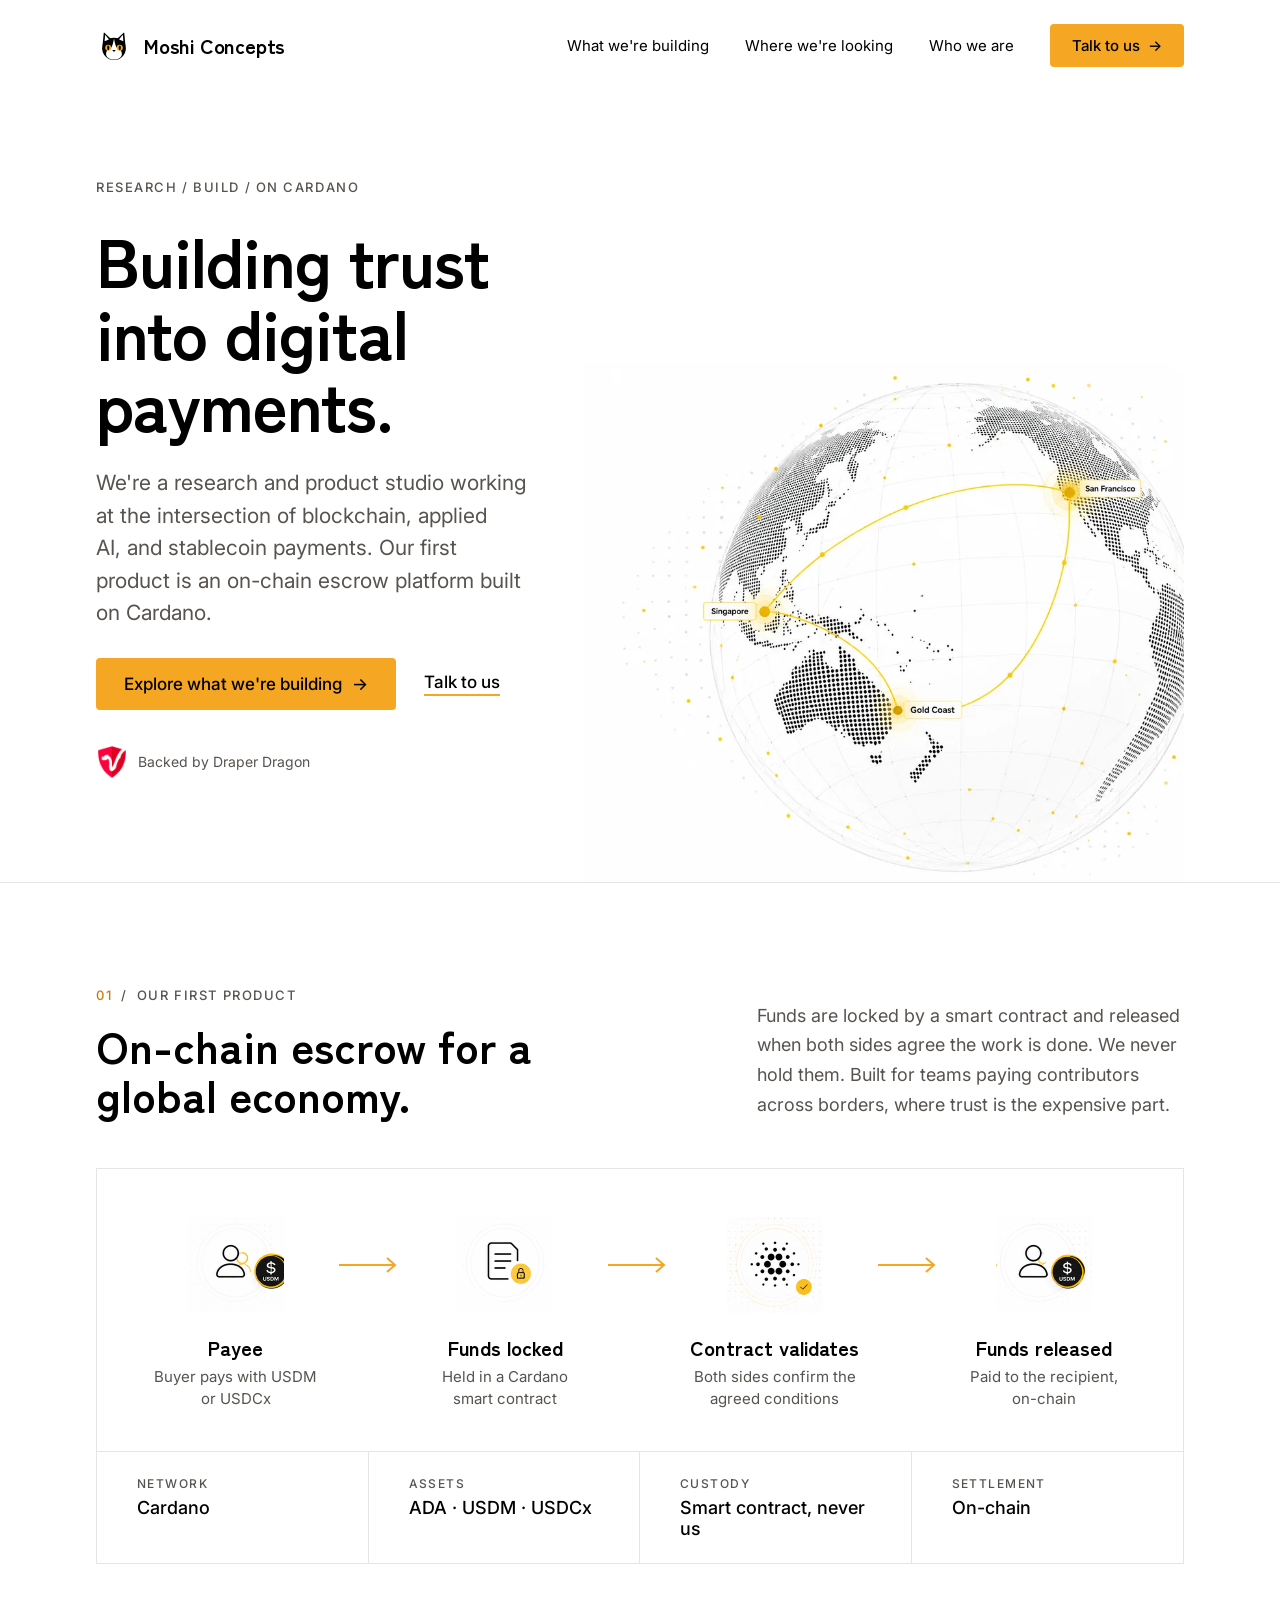
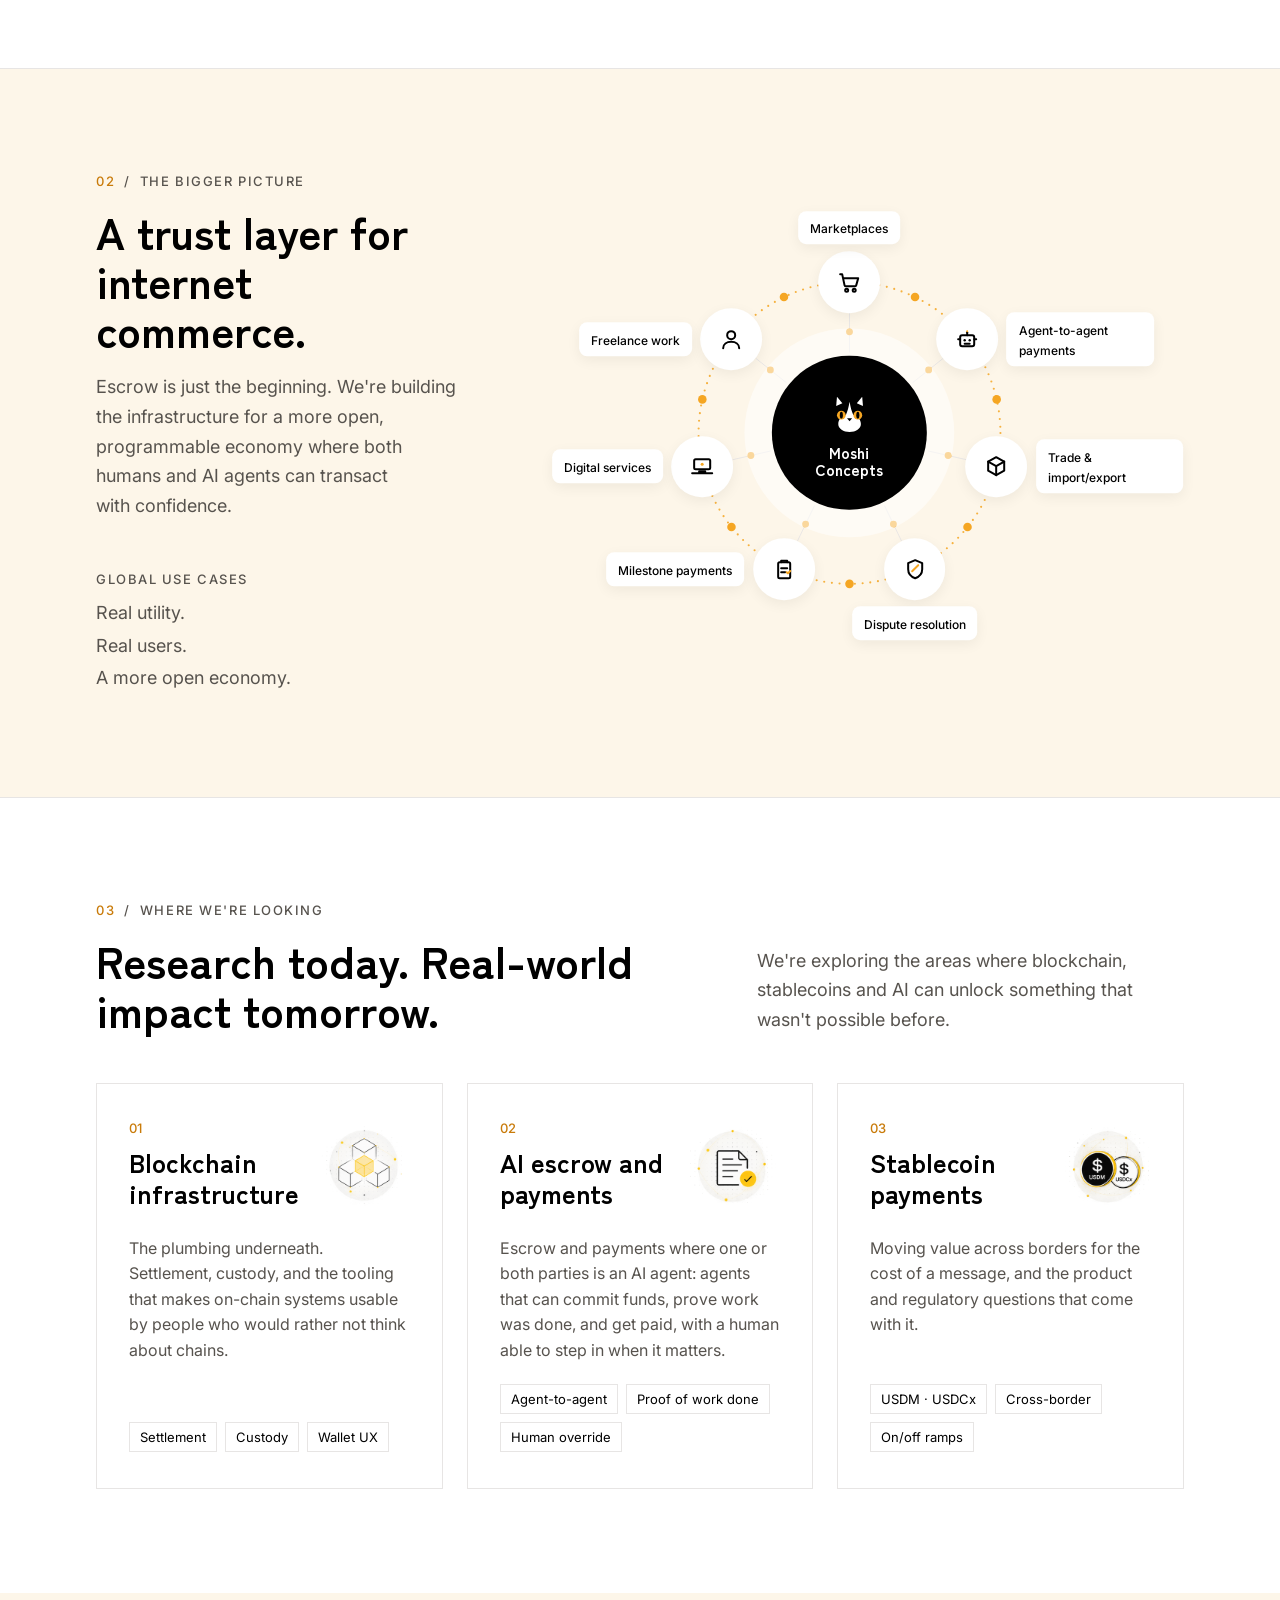
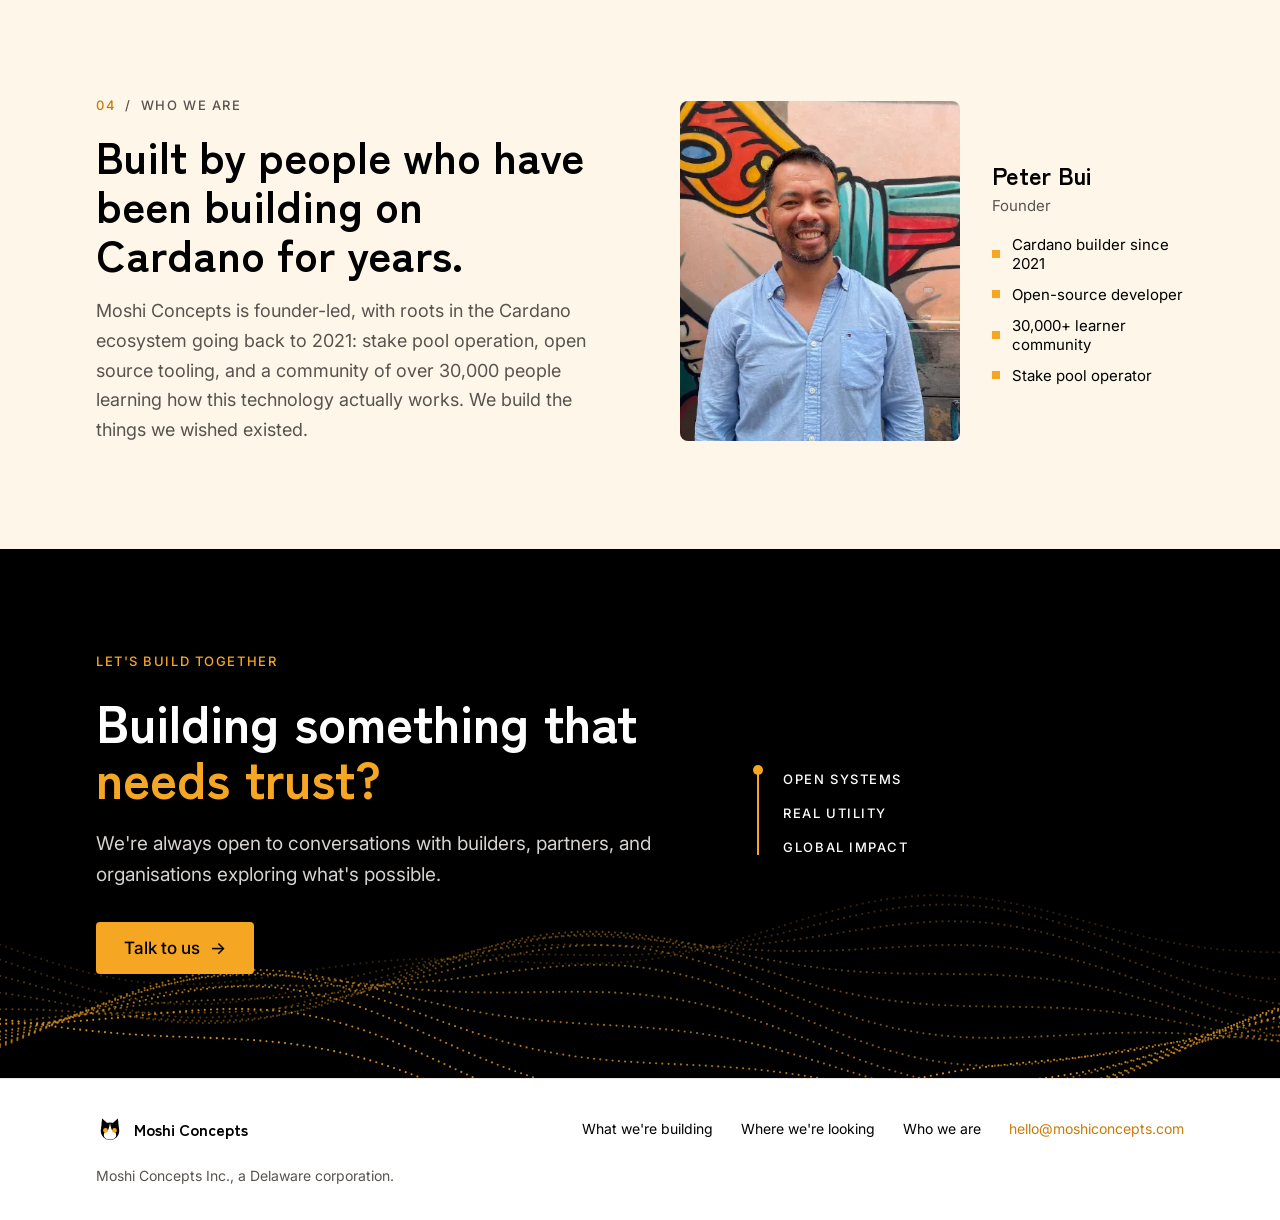
<file: index.html>
<!DOCTYPE html>
<html lang="en">
<head>
  <meta charset="utf-8">
  <meta name="viewport" content="width=device-width, initial-scale=1">
  <title>Moshi Concepts — Building trust into digital payments</title>
  <meta name="description" content="Moshi Concepts is a research and product studio working at the intersection of blockchain, applied AI, and stablecoin payments. Our first product is an on-chain escrow platform built on Cardano.">

  <!-- Open Graph / social -->
  <meta property="og:type" content="website">
  <meta property="og:title" content="Moshi Concepts — Building trust into digital payments">
  <meta property="og:description" content="A research and product studio at the intersection of blockchain, applied AI, and stablecoin payments. First product: an on-chain escrow platform on Cardano.">
  <meta property="og:image" content="assets/hero.webp">
  <meta name="twitter:card" content="summary_large_image">

  <link rel="icon" href="assets/favicon.svg" type="image/svg+xml">

  <link rel="preconnect" href="https://fonts.googleapis.com">
  <link rel="preconnect" href="https://fonts.gstatic.com" crossorigin>
  <link href="https://fonts.googleapis.com/css2?family=Zen+Kaku+Gothic+New:wght@500;700&family=Inter:wght@400;500&display=swap" rel="stylesheet">

  <link rel="stylesheet" href="styles.css?v=4">

  <!-- build: 2026-09-12 · deploy-trigger check #3 (repo access granted) -->
</head>
<body>
  <div class="site">

    <!-- ===================== Nav ===================== -->
    <nav class="nav">
      <a class="brand" href="#top" aria-label="Moshi Concepts — home">
        <svg class="brand__mark" viewBox="0 0 100 100" role="img" aria-label="Moshi Concepts">
          <path d="M18,50 L21.5,14 Q22,11 24,14 L45,33 Z" fill="#000000"></path>
          <path d="M82,50 L78.5,14 Q78,11 76,14 L55,33 Z" fill="#000000"></path>
          <path d="M50,27 C68,27 83,39 83,56 C83,73 69,89 50,89 C31,89 17,73 17,56 C17,39 32,27 50,27 Z" fill="#000000"></path>
          <path d="M24,37 L25.5,19 L36,32 Z" fill="#FFFFFF"></path>
          <path d="M76,37 L74.5,19 L64,32 Z" fill="#FFFFFF"></path>
          <path d="M50,29 C52,40 54,48 57,54 C65,56 72,63 72,72 C72,81 62,87.5 50,87.5 C38,87.5 28,81 28,72 C28,63 35,56 43,54 C46,48 48,40 50,29 Z" fill="#FFFFFF"></path>
          <path d="M50,67 l-5,-6 h10 Z" fill="#000000"></path>
          <circle cx="34" cy="55" r="8.5" fill="#F5A623"></circle>
          <circle cx="66" cy="55" r="8.5" fill="#F5A623"></circle>
          <ellipse cx="34" cy="55" rx="3" ry="6.5" fill="#000000"></ellipse>
          <ellipse cx="66" cy="55" rx="3" ry="6.5" fill="#000000"></ellipse>
        </svg>
        <span class="brand__word">Moshi Concepts</span>
      </a>

      <div class="nav__right">
        <div class="nav__links">
          <a href="#build">What we're building</a>
          <a href="#look">Where we're looking</a>
          <a href="#who">Who we are</a>
        </div>
        <a class="btn btn--nav" href="mailto:hello@moshiconcepts.com">Talk to us <span class="btn__arrow" aria-hidden="true">→</span></a>
      </div>
    </nav>

    <!-- ===================== Hero ===================== -->
    <header id="top" class="hero">
      <div class="hero__text">
        <div class="eyebrow">Research / Build / On Cardano</div>
        <h1>Building trust into digital payments.</h1>
        <p class="lead">We're a research and product studio working at the intersection of blockchain, applied AI, and stablecoin payments. Our first product is an on-chain escrow platform built on Cardano.</p>
        <div class="hero__actions">
          <a class="btn btn--lg" href="#build">Explore what we're building <span aria-hidden="true">→</span></a>
          <a class="link-underline" href="mailto:hello@moshiconcepts.com">Talk to us</a>
        </div>
        <div class="backed">
          <img src="assets/draper-dragon.png" alt="Draper Dragon" width="128" height="142">
          <span>Backed by Draper Dragon</span>
        </div>
      </div>
      <div class="hero__media">
        <img src="assets/hero.webp" alt="A globe tracing payment routes between Singapore, Gold Coast, and San Francisco" width="1200" height="800">
      </div>
    </header>

    <!-- ===================== 01 · Our first product ===================== -->
    <section id="build" class="section build">
      <div class="sec-head">
        <div class="sec-head__text">
          <div class="eyebrow"><span class="eyebrow__num">01</span>&nbsp;&nbsp;/&nbsp;&nbsp;Our first product</div>
          <h2>On-chain escrow for a global economy.</h2>
        </div>
        <p class="sec-head__intro">Funds are locked by a smart contract and released when both sides agree the work is done. We never hold them. Built for teams paying contributors across borders, where trust is the expensive part.</p>
      </div>

      <div class="flow">
        <div class="flow__steps">
          <div class="step">
            <img class="step__icon" src="assets/step-payee.png" loading="lazy" decoding="async" alt="" width="192" height="192">
            <div class="step__text">
              <h3>Payee</h3>
              <p>Buyer pays with USDM or USDCx</p>
            </div>
          </div>
          <svg class="flow__arrow flow__arrow--h" viewBox="0 0 72 24" width="72" height="24" aria-hidden="true"><path d="M4,12 H60 M52,5 L60,12 L52,19" fill="none" stroke="#F5A623" stroke-width="2"></path></svg>
          <svg class="flow__arrow flow__arrow--v" viewBox="0 0 24 40" width="24" height="40" aria-hidden="true"><path d="M12,4 V32 M5,25 L12,32 L19,25" fill="none" stroke="#F5A623" stroke-width="2"></path></svg>
          <div class="step">
            <img class="step__icon" src="assets/step-lock.png" loading="lazy" decoding="async" alt="" width="192" height="192">
            <div class="step__text">
              <h3>Funds locked</h3>
              <p>Held in a Cardano smart contract</p>
            </div>
          </div>
          <svg class="flow__arrow flow__arrow--h" viewBox="0 0 72 24" width="72" height="24" aria-hidden="true"><path d="M4,12 H60 M52,5 L60,12 L52,19" fill="none" stroke="#F5A623" stroke-width="2"></path></svg>
          <svg class="flow__arrow flow__arrow--v" viewBox="0 0 24 40" width="24" height="40" aria-hidden="true"><path d="M12,4 V32 M5,25 L12,32 L19,25" fill="none" stroke="#F5A623" stroke-width="2"></path></svg>
          <div class="step">
            <img class="step__icon" src="assets/step-validate.png" loading="lazy" decoding="async" alt="" width="192" height="192">
            <div class="step__text">
              <h3>Contract validates</h3>
              <p>Both sides confirm the agreed conditions</p>
            </div>
          </div>
          <svg class="flow__arrow flow__arrow--h" viewBox="0 0 72 24" width="72" height="24" aria-hidden="true"><path d="M4,12 H60 M52,5 L60,12 L52,19" fill="none" stroke="#F5A623" stroke-width="2"></path></svg>
          <svg class="flow__arrow flow__arrow--v" viewBox="0 0 24 40" width="24" height="40" aria-hidden="true"><path d="M12,4 V32 M5,25 L12,32 L19,25" fill="none" stroke="#F5A623" stroke-width="2"></path></svg>
          <div class="step">
            <img class="step__icon" src="assets/step-release.png" loading="lazy" decoding="async" alt="" width="192" height="192">
            <div class="step__text">
              <h3>Funds released</h3>
              <p>Paid to the recipient, on-chain</p>
            </div>
          </div>
        </div>

        <div class="flow__specs">
          <div class="spec">
            <div class="spec__label">Network</div>
            <div class="spec__value">Cardano</div>
          </div>
          <div class="spec">
            <div class="spec__label">Assets</div>
            <div class="spec__value">ADA · USDM · USDCx</div>
          </div>
          <div class="spec">
            <div class="spec__label">Custody</div>
            <div class="spec__value">Smart contract<span class="spec__long">, never us</span></div>
          </div>
          <div class="spec">
            <div class="spec__label">Settlement</div>
            <div class="spec__value">On-chain</div>
          </div>
        </div>
      </div>
    </section>

    <!-- ===================== 02 · The trust layer ===================== -->
    <section id="trust" class="section trust">
      <div class="trust__text">
        <div class="eyebrow"><span class="eyebrow__num">02</span>&nbsp;&nbsp;/&nbsp;&nbsp;The bigger picture</div>
        <h2>A trust layer for internet commerce.</h2>
        <p class="trust__intro">Escrow is just the beginning. We're building the infrastructure for a more open, programmable economy where both humans and AI agents can transact with confidence.</p>
        <div class="trust__uses">
          <div class="trust__uses-label">Global use cases</div>
          <ul class="trust__uses-list">
            <li>Real utility.</li>
            <li>Real users.</li>
            <li>A more open economy.</li>
          </ul>
        </div>
      </div>

      <div class="trust__media">
        <div class="eco">
          <img class="eco__orbit" src="assets/eco-orbit.svg?v=3" alt="" width="780" height="560">
          <div class="eco__hub" aria-label="Moshi Concepts">
            <svg viewBox="0 0 100 100" aria-hidden="true">
            <path d="M18,50 L21.5,14 Q22,11 24,14 L45,33 Z" fill="#000000"></path>
            <path d="M82,50 L78.5,14 Q78,11 76,14 L55,33 Z" fill="#000000"></path>
            <path d="M50,27 C68,27 83,39 83,56 C83,73 69,89 50,89 C31,89 17,73 17,56 C17,39 32,27 50,27 Z" fill="#000000"></path>
            <path d="M24,37 L25.5,19 L36,32 Z" fill="#FFFFFF"></path>
            <path d="M76,37 L74.5,19 L64,32 Z" fill="#FFFFFF"></path>
            <path d="M50,29 C52,40 54,48 57,54 C65,56 72,63 72,72 C72,81 62,87.5 50,87.5 C38,87.5 28,81 28,72 C28,63 35,56 43,54 C46,48 48,40 50,29 Z" fill="#FFFFFF"></path>
            <path d="M50,67 l-5,-6 h10 Z" fill="#000000"></path>
            <circle cx="34" cy="55" r="8.5" fill="#F5A623"></circle>
            <circle cx="66" cy="55" r="8.5" fill="#F5A623"></circle>
            <ellipse cx="34" cy="55" rx="3" ry="6.5" fill="#000000"></ellipse>
            <ellipse cx="66" cy="55" rx="3" ry="6.5" fill="#000000"></ellipse>
          </svg>
            <span>Moshi<br>Concepts</span>
          </div>
          <ul class="eco__nodes" aria-label="Use cases the trust layer supports">
            <li class="eco__node eco__node--above" style="--o:1">
              <span class="eco__icon" aria-hidden="true"><svg viewBox="0 0 24 24" fill="none" stroke="currentColor" stroke-width="2" stroke-linecap="round" stroke-linejoin="round"><path d="M3 4h2l2.4 11.2a1 1 0 0 0 1 .8H18a1 1 0 0 0 1-.8L21 8H7"/><circle cx="9.5" cy="20" r="1.5"/><circle cx="17" cy="20" r="1.5"/></svg></span>
              <span class="eco__text">
                <span class="eco__label">Marketplaces</span>
                <span class="eco__sub">Buy and sell with confidence</span>
              </span>
              <span class="eco__go" aria-hidden="true">→</span>
            </li>
            <li class="eco__node eco__node--right" style="--o:3">
              <span class="eco__icon" aria-hidden="true"><svg viewBox="0 0 24 24" fill="none" stroke="currentColor" stroke-width="2" stroke-linecap="round" stroke-linejoin="round"><rect x="5" y="8" width="14" height="11" rx="2"/><path d="M12 8V5"/><circle cx="12" cy="4" r="1" fill="#F5A623" stroke="none"/><circle cx="9.5" cy="13" r="1.2" fill="currentColor" stroke="none"/><circle cx="14.5" cy="13" r="1.2" fill="currentColor" stroke="none"/><path d="M9.5 16.5h5M5 12H3M21 12h-2"/></svg></span>
              <span class="eco__text">
                <span class="eco__label">Agent-to-agent payments</span>
                <span class="eco__sub">Autonomous commerce</span>
              </span>
              <span class="eco__go" aria-hidden="true">→</span>
            </li>
            <li class="eco__node eco__node--right" style="--o:5">
              <span class="eco__icon" aria-hidden="true"><svg viewBox="0 0 24 24" fill="none" stroke="currentColor" stroke-width="2" stroke-linecap="round" stroke-linejoin="round"><path d="M12 3l8 4.5v9L12 21l-8-4.5v-9L12 3z"/><path d="M12 12l8-4.5M12 12v9M12 12L4 7.5"/></svg></span>
              <span class="eco__text">
                <span class="eco__label">Trade &amp; import/export</span>
                <span class="eco__sub">Global commerce and supply chains</span>
              </span>
              <span class="eco__go" aria-hidden="true">→</span>
            </li>
            <li class="eco__node eco__node--below" style="--o:7">
              <span class="eco__icon" aria-hidden="true"><svg viewBox="0 0 24 24" fill="none" stroke="currentColor" stroke-width="2" stroke-linecap="round" stroke-linejoin="round"><path d="M12 3l7 3v6c0 4.5-3 7.5-7 9-4-1.5-7-4.5-7-9V6l7-3z"/><path d="M9 14l6-6" stroke="#F5A623"/></svg></span>
              <span class="eco__text">
                <span class="eco__label">Dispute resolution</span>
                <span class="eco__sub">Fair and transparent outcomes</span>
              </span>
              <span class="eco__go" aria-hidden="true">→</span>
            </li>
            <li class="eco__node eco__node--left" style="--o:6">
              <span class="eco__icon" aria-hidden="true"><svg viewBox="0 0 24 24" fill="none" stroke="currentColor" stroke-width="2" stroke-linecap="round" stroke-linejoin="round"><rect x="6" y="5" width="12" height="16" rx="1.5"/><path d="M9 5V3.5h6V5"/><path d="M9 11h6M9 15h4"/><path d="M14.5 15l1.2 1.2 2.3-2.4" stroke="#F5A623"/></svg></span>
              <span class="eco__text">
                <span class="eco__label">Milestone payments</span>
                <span class="eco__sub">Project-based work and delivery</span>
              </span>
              <span class="eco__go" aria-hidden="true">→</span>
            </li>
            <li class="eco__node eco__node--left" style="--o:4">
              <span class="eco__icon" aria-hidden="true"><svg viewBox="0 0 24 24" fill="none" stroke="currentColor" stroke-width="2" stroke-linecap="round" stroke-linejoin="round"><rect x="4" y="5" width="16" height="10" rx="1.5"/><path d="M2 19h20M9 19v-2h6v2"/><circle cx="12" cy="10" r="1.5" fill="#F5A623" stroke="none"/></svg></span>
              <span class="eco__text">
                <span class="eco__label">Digital services</span>
                <span class="eco__sub">Software, content and subscriptions</span>
              </span>
              <span class="eco__go" aria-hidden="true">→</span>
            </li>
            <li class="eco__node eco__node--left" style="--o:2">
              <span class="eco__icon" aria-hidden="true"><svg viewBox="0 0 24 24" fill="none" stroke="currentColor" stroke-width="2" stroke-linecap="round" stroke-linejoin="round"><circle cx="12" cy="8" r="4"/><path d="M4 21c0-4 3.5-6.5 8-6.5s8 2.5 8 6.5"/></svg></span>
              <span class="eco__text">
                <span class="eco__label">Freelance work</span>
                <span class="eco__sub">Services and gig economy</span>
              </span>
              <span class="eco__go" aria-hidden="true">→</span>
            </li>
          </ul>
        </div>
      </div>
    </section>

    <!-- ===================== 03 · Where we're looking ===================== -->
    <section id="look" class="section look">
      <div class="sec-head">
        <div class="sec-head__text">
          <div class="eyebrow"><span class="eyebrow__num">03</span>&nbsp;&nbsp;/&nbsp;&nbsp;Where we're looking</div>
          <h2>Research today. Real-world impact tomorrow.</h2>
        </div>
        <p class="sec-head__intro sec-head__intro--desktop">We're exploring the areas where blockchain, stablecoins and AI can unlock something that wasn't possible before.</p>
      </div>

      <div class="cards">
        <div class="card">
          <div class="card__top">
            <div class="card__heading">
              <div class="card__num">01</div>
              <h3>Blockchain infrastructure</h3>
            </div>
            <img class="card__icon" src="assets/icon-blockchain.png" loading="lazy" decoding="async" alt="" width="256" height="236">
          </div>
          <p>The plumbing underneath. Settlement, custody, and the tooling that makes on-chain systems usable by people who would rather not think about chains.</p>
          <div class="chips">
            <span class="chip">Settlement</span>
            <span class="chip">Custody</span>
            <span class="chip">Wallet UX</span>
          </div>
        </div>
        <div class="card">
          <div class="card__top">
            <div class="card__heading">
              <div class="card__num">02</div>
              <h3>AI escrow and payments</h3>
            </div>
            <img class="card__icon" src="assets/icon-ai.png" loading="lazy" decoding="async" alt="" width="256" height="236">
          </div>
          <p>Escrow and payments where one or both parties is an AI agent: agents that can commit funds, prove work was done, and get paid, with a human able to step in when it matters.</p>
          <div class="chips">
            <span class="chip">Agent-to-agent</span>
            <span class="chip">Proof of work done</span>
            <span class="chip">Human override</span>
          </div>
        </div>
        <div class="card">
          <div class="card__top">
            <div class="card__heading">
              <div class="card__num">03</div>
              <h3>Stablecoin payments</h3>
            </div>
            <img class="card__icon" src="assets/icon-stablecoin.png" loading="lazy" decoding="async" alt="" width="256" height="236">
          </div>
          <p>Moving value across borders for the cost of a message, and the product and regulatory questions that come with it.</p>
          <div class="chips">
            <span class="chip">USDM · USDCx</span>
            <span class="chip">Cross-border</span>
            <span class="chip">On/off ramps</span>
          </div>
        </div>
      </div>
    </section>

    <!-- ===================== 04 · Who we are ===================== -->
    <section id="who" class="who">
      <div class="who__text">
        <div class="eyebrow"><span class="eyebrow__num">04</span>&nbsp;&nbsp;/&nbsp;&nbsp;Who we are</div>
        <h2>Built by people who have been building on Cardano for years.</h2>
        <p>Moshi Concepts is founder-led, with roots in the Cardano ecosystem going back to 2021: stake pool operation, open source tooling, and a community of over 30,000 people learning how this technology actually works. We build the things we wished existed.</p>
      </div>
      <div class="founder">
        <img class="founder__photo" src="assets/founder.webp" loading="lazy" decoding="async" alt="Peter Bui, founder of Moshi Concepts" width="460" height="460">
        <div class="founder__details">
          <div class="founder__id">
            <div class="founder__name">Peter Bui</div>
            <div class="founder__role">Founder</div>
          </div>
          <ul class="creds">
            <li>Cardano builder since 2021</li>
            <li>Open-source developer</li>
            <li>30,000+ learner community</li>
            <li>Stake pool operator</li>
          </ul>
        </div>
      </div>
    </section>

    <!-- ===================== Dark CTA ===================== -->
    <section class="cta">
      <div class="cta__text">
        <div class="eyebrow eyebrow--accent">Let's build together</div>
        <h2>Building something that <span class="cta__accent">needs trust?</span></h2>
        <p>We're always open to conversations with builders, partners, and organisations exploring what's possible.</p>
        <a class="btn btn--lg btn--dark" href="mailto:hello@moshiconcepts.com">Talk to us <span aria-hidden="true">→</span></a>
      </div>
      <ul class="cta__pillars">
        <li class="cta__pillar">Open systems</li>
        <li class="cta__pillar">Real utility</li>
        <li class="cta__pillar">Global impact</li>
      </ul>
      <img class="cta__wave" src="assets/cta-wave.svg?v=1" alt="" width="1440" height="260">
    </section>

    <!-- ===================== Footer ===================== -->
    <footer class="footer">
      <div class="footer__row">
        <a class="footer__brand" href="#top" aria-label="Moshi Concepts — home">
          <svg viewBox="0 0 100 100" width="28" height="28" aria-hidden="true">
            <path d="M18,50 L21.5,14 Q22,11 24,14 L45,33 Z" fill="#000000"></path>
            <path d="M82,50 L78.5,14 Q78,11 76,14 L55,33 Z" fill="#000000"></path>
            <path d="M50,27 C68,27 83,39 83,56 C83,73 69,89 50,89 C31,89 17,73 17,56 C17,39 32,27 50,27 Z" fill="#000000"></path>
            <path d="M50,29 C52,40 54,48 57,54 C65,56 72,63 72,72 C72,81 62,87.5 50,87.5 C38,87.5 28,81 28,72 C28,63 35,56 43,54 C46,48 48,40 50,29 Z" fill="#FFFFFF"></path>
            <circle cx="34" cy="55" r="8.5" fill="#F5A623"></circle>
            <circle cx="66" cy="55" r="8.5" fill="#F5A623"></circle>
          </svg>
          <span>Moshi Concepts</span>
        </a>
        <div class="footer__links">
          <a href="#build">What we're building</a>
          <a href="#look">Where we're looking</a>
          <a href="#who">Who we are</a>
          <a class="footer__mail" href="mailto:hello@moshiconcepts.com">hello@moshiconcepts.com</a>
        </div>
      </div>
      <div class="footer__legal">Moshi Concepts Inc., a Delaware corporation.</div>
    </footer>

  </div>
  <script src="eco.js?v=1" defer></script>
</body>
</html>
</file>
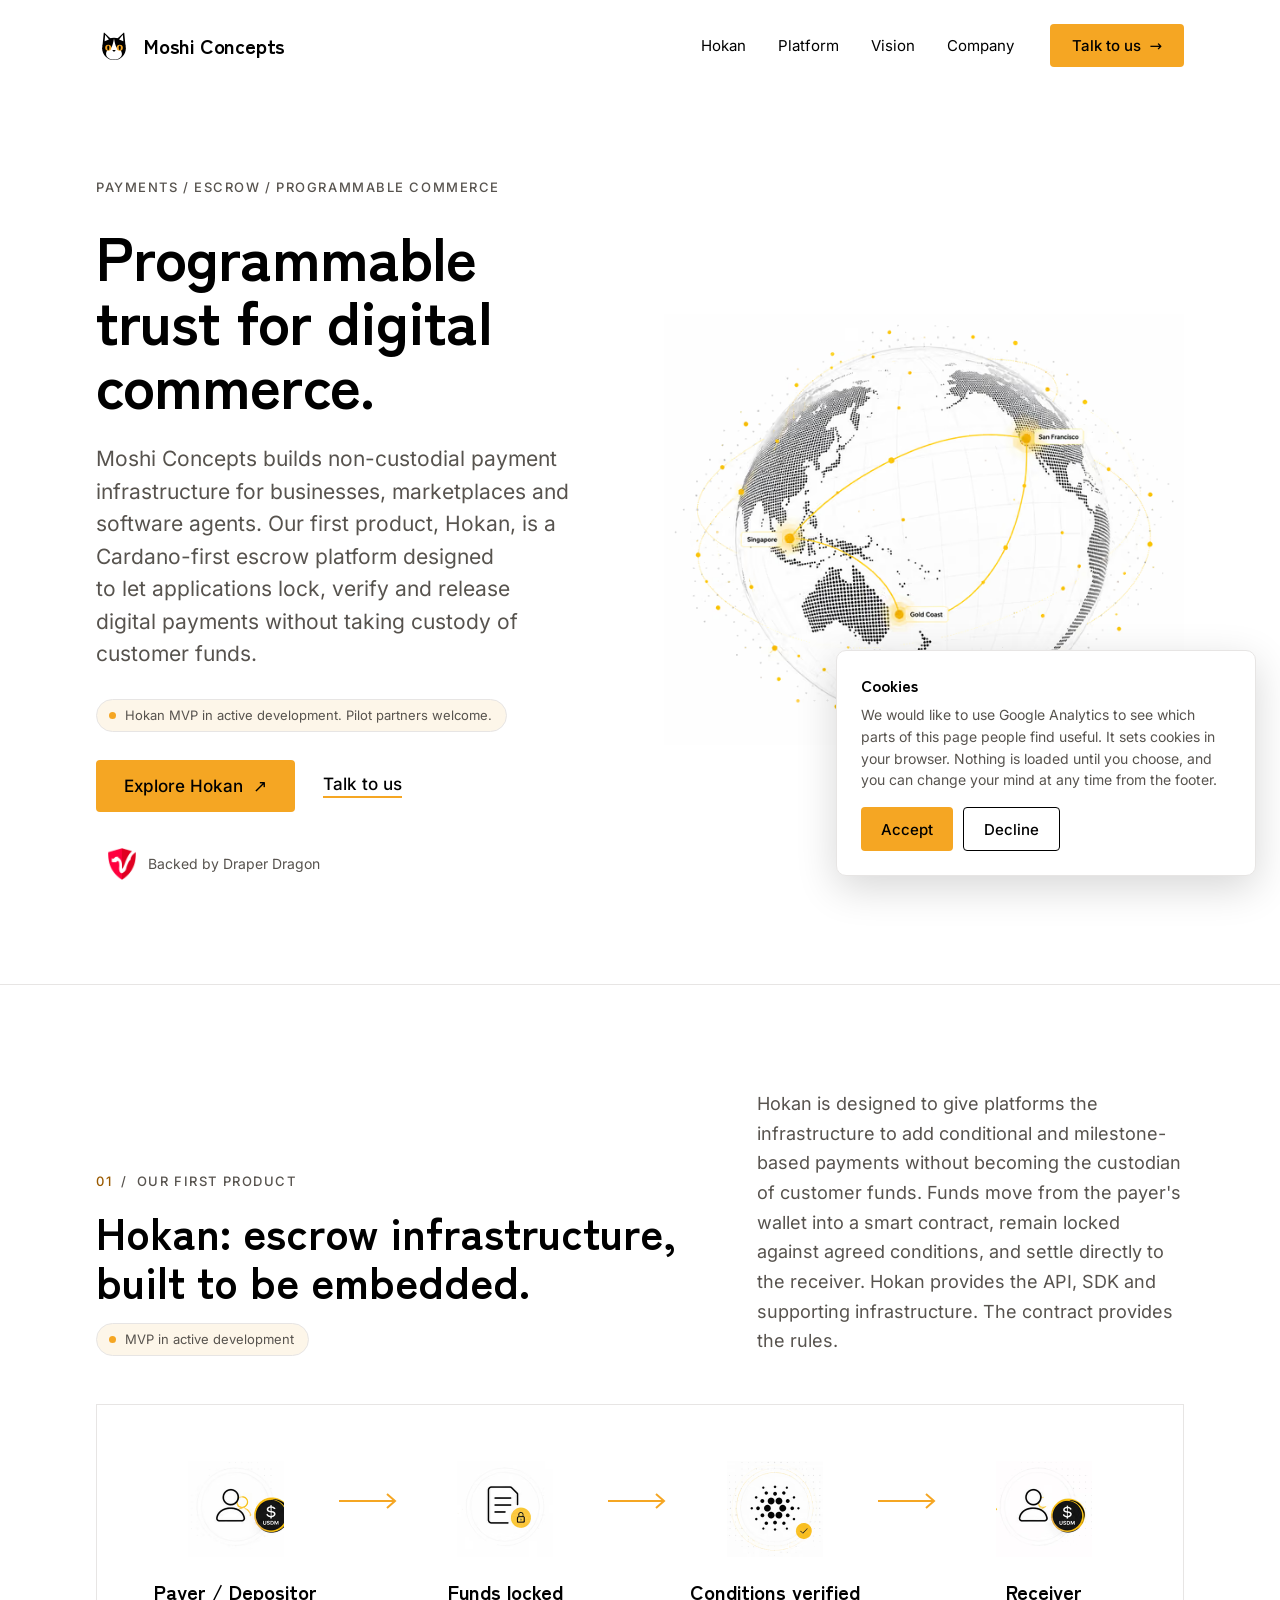
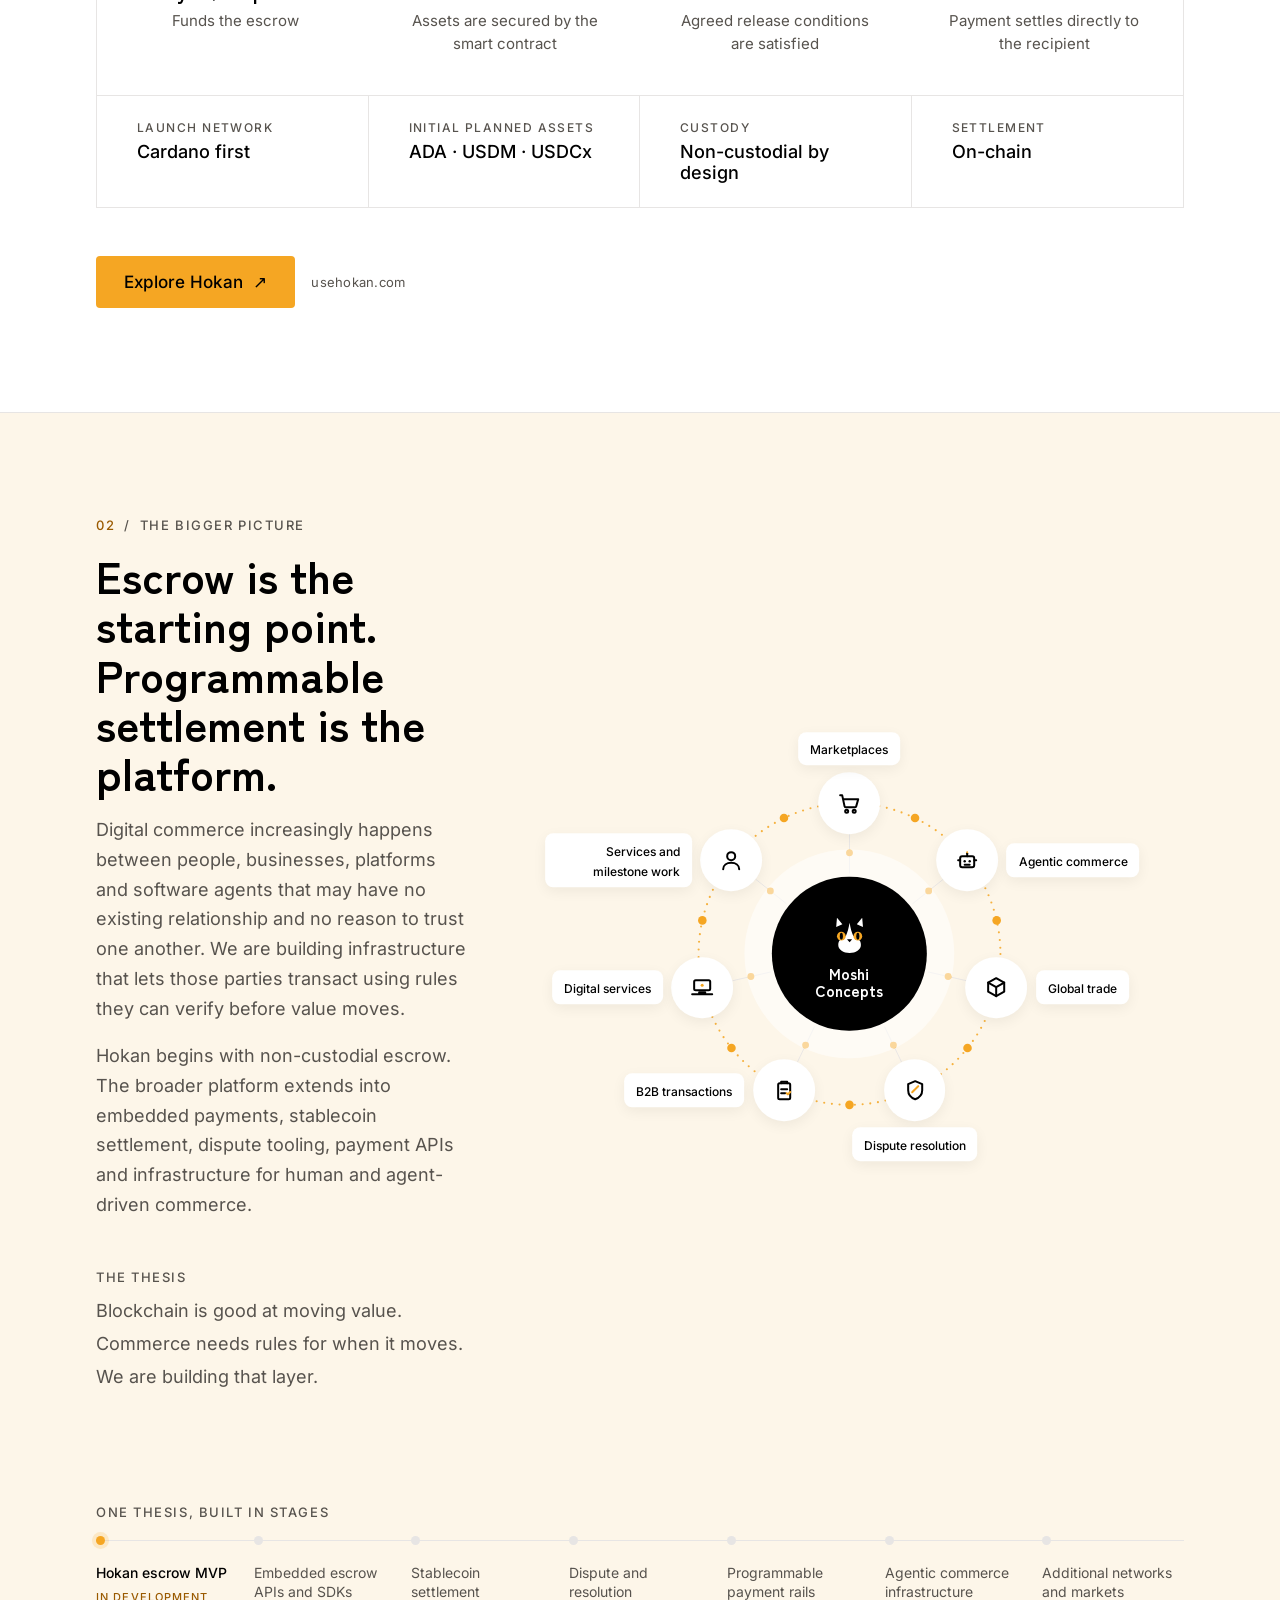
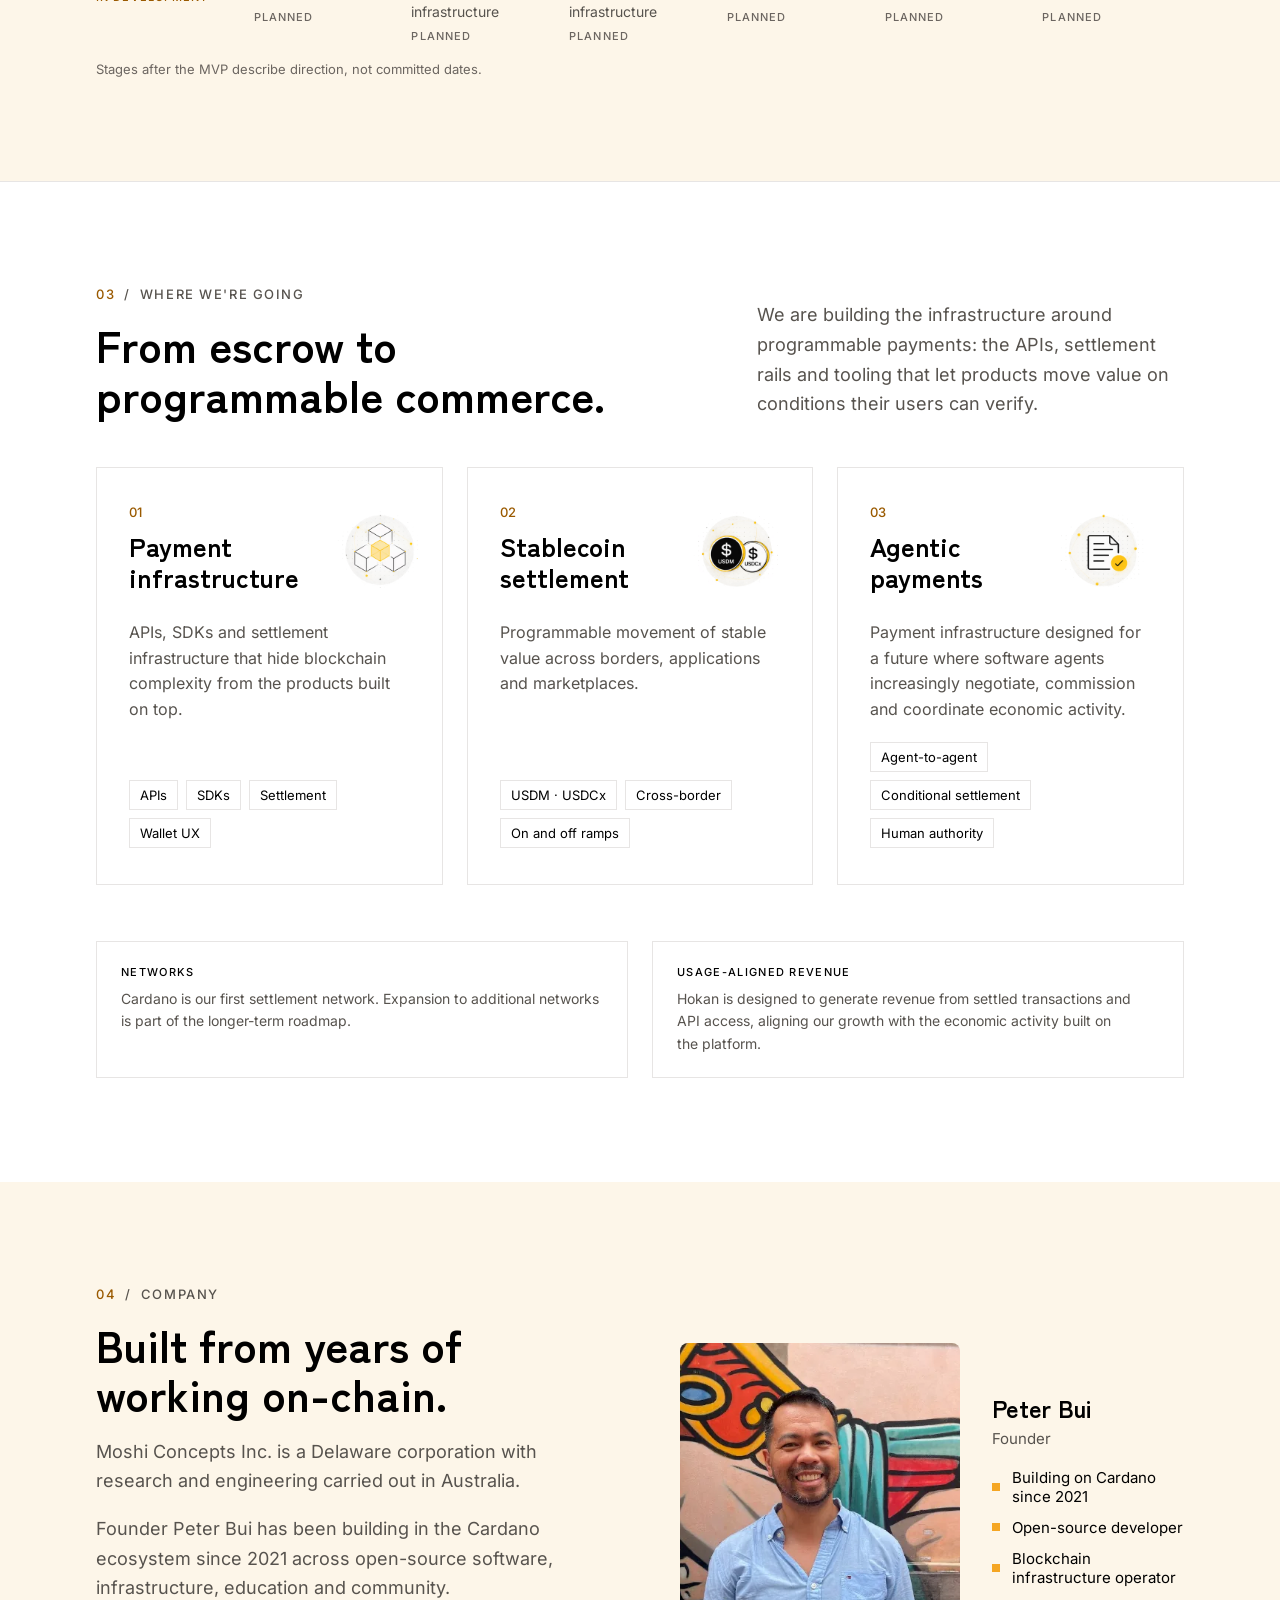
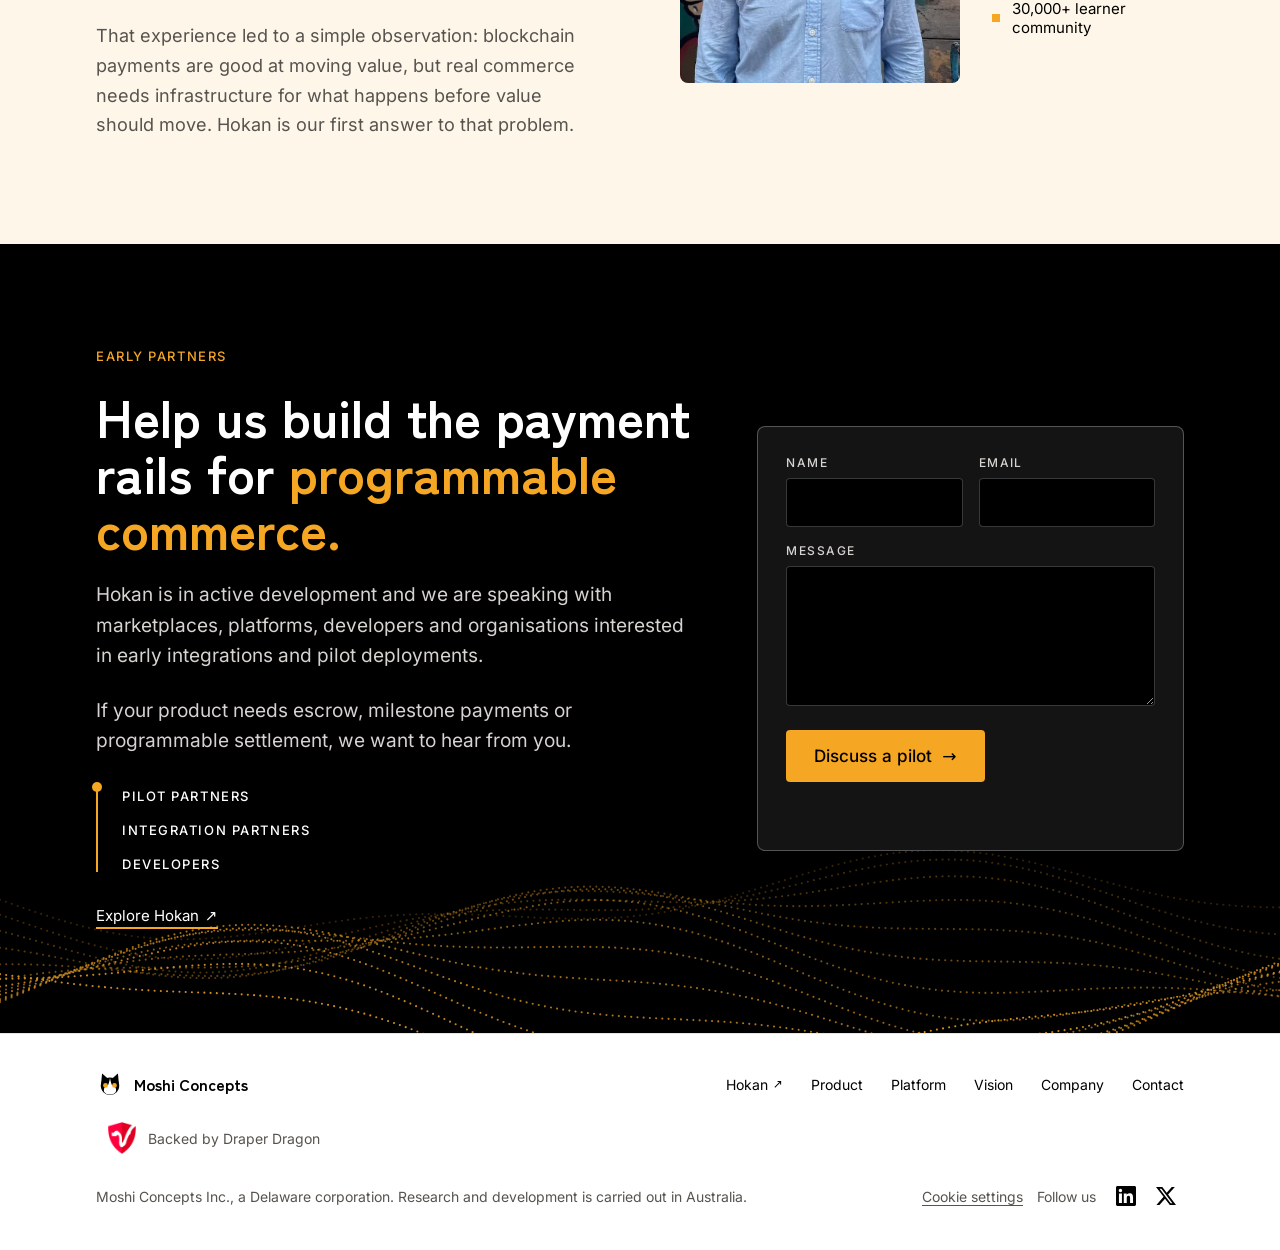
<file: public/index.html>
<!DOCTYPE html>
<html lang="en-AU">
<head>
  <meta charset="utf-8">
  <meta name="viewport" content="width=device-width, initial-scale=1">
  <title>Moshi Concepts | Programmable Payment Infrastructure</title>
  <meta name="description" content="Moshi Concepts builds non-custodial payment infrastructure for marketplaces, businesses and software agents. Hokan is our Cardano-first escrow platform.">
  <meta name="robots" content="index, follow, max-snippet:-1, max-image-preview:large, max-video-preview:-1">
  <meta name="color-scheme" content="light dark">
  <meta name="theme-color" media="(prefers-color-scheme: light)" content="#FFFFFF">
  <meta name="theme-color" media="(prefers-color-scheme: dark)" content="#0C0A09">
  <link rel="canonical" href="https://moshiconcepts.com/">
  <link rel="alternate" type="text/markdown" href="/llms-full.txt" title="Full page text for language models">

  <!-- Open Graph -->
  <meta property="og:type" content="website">
  <meta property="og:site_name" content="Moshi Concepts">
  <meta property="og:locale" content="en_AU">
  <meta property="og:url" content="https://moshiconcepts.com/">
  <meta property="og:title" content="Moshi Concepts | Programmable payment infrastructure">
  <meta property="og:description" content="Non-custodial payment infrastructure for marketplaces, businesses and software agents. Hokan, our Cardano-first programmable escrow platform, is in development.">
  <meta property="og:image" content="https://moshiconcepts.com/assets/og.jpg?v=2">
  <meta property="og:image:secure_url" content="https://moshiconcepts.com/assets/og.jpg?v=2">
  <meta property="og:image:type" content="image/jpeg">
  <meta property="og:image:width" content="1200">
  <meta property="og:image:height" content="630">
  <meta property="og:image:alt" content="Moshi Concepts. Programmable trust for digital commerce: non-custodial payment infrastructure, launching on Cardano first.">

  <!-- Twitter / X -->
  <meta name="twitter:card" content="summary_large_image">
  <meta name="twitter:site" content="@moshiconcepts">
  <meta name="twitter:creator" content="@moshiconcepts">
  <meta name="twitter:title" content="Moshi Concepts | Programmable payment infrastructure">
  <meta name="twitter:description" content="Non-custodial payment infrastructure for marketplaces, businesses and software agents. Hokan, our Cardano-first programmable escrow platform, is in development.">
  <meta name="twitter:image" content="https://moshiconcepts.com/assets/og.jpg?v=2">
  <meta name="twitter:image:alt" content="Moshi Concepts. Programmable trust for digital commerce: non-custodial payment infrastructure, launching on Cardano first.">

  <link rel="icon" href="assets/favicon.svg?v=1" type="image/svg+xml">

  <!-- Fonts are same-origin, so the two faces above the fold start loading
       alongside the stylesheet instead of waiting for it to parse. -->
  <link rel="preload" href="assets/fonts/zen-kaku-700.woff2" as="font" type="font/woff2" crossorigin>
  <link rel="preload" href="assets/fonts/inter-var.woff2" as="font" type="font/woff2" crossorigin>

  <link rel="stylesheet" href="styles.min.css?v=4">

  <!-- Structured data (a data block: not executed, so the CSP does not apply) -->
  <script type="application/ld+json">
  {
    "@context": "https://schema.org",
    "@graph": [
      {
        "@type": "Organization",
        "@id": "https://moshiconcepts.com/#organization",
        "name": "Moshi Concepts",
        "legalName": "Moshi Concepts Inc.",
        "sameAs": ["https://www.linkedin.com/company/moshi-concepts/", "https://x.com/moshiconcepts"],
        "url": "https://moshiconcepts.com/",
        "logo": { "@type": "ImageObject", "url": "https://moshiconcepts.com/assets/logo.png", "width": 512, "height": 512 },
        "description": "Moshi Concepts builds non-custodial, programmable payment infrastructure for digital commerce: escrow, stablecoin settlement and embedded payment APIs. Its first product is Hokan, a Cardano-first escrow platform in active development.",
        "founder": { "@type": "Person", "name": "Peter Bui", "jobTitle": "Founder" },
        "funder": { "@type": "Organization", "name": "Draper Dragon" },
        "knowsAbout": ["Programmable payments", "Non-custodial escrow", "Smart contract escrow", "Stablecoin settlement", "Embedded payments", "Payment infrastructure", "Programmable settlement", "Cardano escrow", "Agentic commerce"],
        "contactPoint": { "@type": "ContactPoint", "contactType": "sales", "url": "https://moshiconcepts.com/#contact" },
        "owns": { "@id": "https://moshiconcepts.com/#hokan" },
        "location": {
          "@type": "Place",
          "name": "Research and development, Australia",
          "address": { "@type": "PostalAddress", "addressCountry": "AU" }
        }
      },
      {
        "@type": "WebSite",
        "@id": "https://moshiconcepts.com/#website",
        "url": "https://moshiconcepts.com/",
        "name": "Moshi Concepts",
        "publisher": { "@id": "https://moshiconcepts.com/#organization" },
        "inLanguage": "en"
      },
      {
        "@type": "WebPage",
        "@id": "https://moshiconcepts.com/#webpage",
        "url": "https://moshiconcepts.com/",
        "name": "Moshi Concepts | Programmable Payment Infrastructure",
        "description": "Moshi Concepts builds non-custodial payment infrastructure for marketplaces, businesses and software agents. Hokan is our Cardano-first escrow platform.",
        "isPartOf": { "@id": "https://moshiconcepts.com/#website" },
        "about": { "@id": "https://moshiconcepts.com/#organization" },
        "primaryImageOfPage": { "@type": "ImageObject", "url": "https://moshiconcepts.com/assets/og.jpg?v=2", "width": 1200, "height": 630 },
        "inLanguage": "en"
      },
      {
        "@type": "Product",
        "@id": "https://moshiconcepts.com/#hokan",
        "name": "Hokan",
        "alternateName": "Hokan programmable escrow",
        "description": "Hokan is designed as non-custodial escrow infrastructure that platforms can embed. Funds move from the payer's wallet into a smart contract, remain locked against agreed conditions, and settle directly to the receiver. Launching on Cardano first. The MVP is in active development.",
        "category": "Payment infrastructure",
        "additionalProperty": {
          "@type": "PropertyValue",
          "name": "Development status",
          "value": "MVP in active development"
        },
        "url": "https://usehokan.com/",
        "sameAs": ["https://usehokan.com/"],
        "brand": { "@id": "https://moshiconcepts.com/#organization" }
      }
    ]
  }
  </script>
</head>
<body>
  <div class="site">

    <!-- ===================== Nav ===================== -->
    <nav class="nav">
      <a class="brand" href="#top" aria-label="Moshi Concepts home">
        <svg class="brand__mark" viewBox="0 0 100 100" role="img" aria-label="Moshi Concepts">
          <path d="M18,50 L21.5,14 Q22,11 24,14 L45,33 Z" fill="#000000"></path>
          <path d="M82,50 L78.5,14 Q78,11 76,14 L55,33 Z" fill="#000000"></path>
          <path d="M50,27 C68,27 83,39 83,56 C83,73 69,89 50,89 C31,89 17,73 17,56 C17,39 32,27 50,27 Z" fill="#000000"></path>
          <path d="M24,37 L25.5,19 L36,32 Z" fill="#FFFFFF"></path>
          <path d="M76,37 L74.5,19 L64,32 Z" fill="#FFFFFF"></path>
          <path d="M50,29 C52,40 54,48 57,54 C65,56 72,63 72,72 C72,81 62,87.5 50,87.5 C38,87.5 28,81 28,72 C28,63 35,56 43,54 C46,48 48,40 50,29 Z" fill="#FFFFFF"></path>
          <path d="M50,67 l-5,-6 h10 Z" fill="#000000"></path>
          <circle cx="34" cy="55" r="8.5" fill="#F5A623"></circle>
          <circle cx="66" cy="55" r="8.5" fill="#F5A623"></circle>
          <ellipse cx="34" cy="55" rx="3" ry="6.5" fill="#000000"></ellipse>
          <ellipse cx="66" cy="55" rx="3" ry="6.5" fill="#000000"></ellipse>
        </svg>
        <span class="brand__word">Moshi Concepts</span>
      </a>

      <div class="nav__right">
        <div class="nav__links">
          <a href="#build">Hokan</a>
          <a href="#platform">Platform</a>
          <a href="#vision">Vision</a>
          <a href="#company">Company</a>
        </div>
        <a class="btn btn--nav" href="#contact">Talk to us <span class="btn__arrow" aria-hidden="true">→</span></a>
      </div>
    </nav>

    <!-- ===================== Hero ===================== -->
    <header id="top" class="hero">
      <div class="hero__text">
        <div class="eyebrow">Payments / Escrow / Programmable commerce</div>
        <h1>Programmable trust for digital commerce.</h1>
        <p class="lead">Moshi Concepts builds non-custodial payment infrastructure for businesses, marketplaces and software agents. Our first product, Hokan, is a Cardano-first escrow platform designed to let applications lock, verify and release digital payments without taking custody of customer funds.</p>
        <p class="stage"><span class="stage__dot" aria-hidden="true"></span>Hokan MVP in active development. Pilot partners welcome.</p>
        <div class="hero__actions">
          <a class="btn btn--lg" href="https://usehokan.com/" target="_blank" rel="noopener">Explore Hokan <span aria-hidden="true">&#8599;</span></a>
          <a class="link-underline" href="#contact">Talk to us</a>
        </div>
        <a class="backed" href="https://www.draperdragon.com/" target="_blank" rel="noopener">
          <picture>
            <source srcset="assets/draper-dragon.avif?v=2" type="image/avif">
            <img src="assets/draper-dragon.png?v=2" alt="" width="128" height="142">
          </picture>
          <span>Backed by Draper Dragon</span>
        </a>
      </div>
      <div class="hero__media">
        <!-- The hero is the LCP element. It is offered at four widths so a
             1x display downloads a quarter of what a 2x one does, instead of
             everyone taking the 2x file. sizes mirrors the layout: half the
             content width on desktop, full width below 960. -->
        <picture>
          <source type="image/avif" media="(prefers-color-scheme: dark)"
                  srcset="assets/hero-dark-400.avif?v=1 400w, assets/hero-dark-500.avif?v=1 500w, assets/hero-dark-600.avif?v=1 600w, assets/hero-dark-700.avif?v=1 700w, assets/hero-dark-800.avif?v=1 800w, assets/hero-dark-960.avif?v=1 960w, assets/hero-dark-1184.avif?v=1 1184w"
                  sizes="(min-width: 1440px) 600px, (min-width: 960px) calc((100vw - 240px) / 2), calc(100vw - 48px)">
          <source type="image/webp" media="(prefers-color-scheme: dark)"
                  srcset="assets/hero-dark-400.webp?v=1 400w, assets/hero-dark-500.webp?v=1 500w, assets/hero-dark-600.webp?v=1 600w, assets/hero-dark-700.webp?v=1 700w, assets/hero-dark-800.webp?v=1 800w, assets/hero-dark-960.webp?v=1 960w, assets/hero-dark-1184.webp?v=1 1184w"
                  sizes="(min-width: 1440px) 600px, (min-width: 960px) calc((100vw - 240px) / 2), calc(100vw - 48px)">
          <source type="image/avif"
                  srcset="assets/hero-400.avif?v=1 400w, assets/hero-500.avif?v=1 500w, assets/hero-600.avif?v=1 600w, assets/hero-700.avif?v=1 700w, assets/hero-800.avif?v=1 800w, assets/hero-960.avif?v=1 960w, assets/hero-1184.avif?v=1 1184w"
                  sizes="(min-width: 1440px) 600px, (min-width: 960px) calc((100vw - 240px) / 2), calc(100vw - 48px)">
          <img src="assets/hero-1184.webp?v=1"
               srcset="assets/hero-400.webp?v=1 400w, assets/hero-500.webp?v=1 500w, assets/hero-600.webp?v=1 600w, assets/hero-700.webp?v=1 700w, assets/hero-800.webp?v=1 800w, assets/hero-960.webp?v=1 960w, assets/hero-1184.webp?v=1 1184w"
               sizes="(min-width: 1440px) 600px, (min-width: 960px) calc((100vw - 240px) / 2), calc(100vw - 48px)"
               fetchpriority="high"
               alt="A globe tracing payment routes between Singapore, Gold Coast, and San Francisco"
               width="1184" height="980">
        </picture>
      </div>
    </header>

    <!-- ===================== 01 · Our first product ===================== -->
    <section id="build" class="section build">
      <div class="sec-head">
        <div class="sec-head__text">
          <div class="eyebrow"><span class="eyebrow__num">01</span>&nbsp;&nbsp;/&nbsp;&nbsp;Our first product</div>
          <h2>Hokan: escrow infrastructure, built to be embedded.</h2>
          <p class="stage stage--section"><span class="stage__dot" aria-hidden="true"></span>MVP in active development</p>
        </div>
        <p class="sec-head__intro">Hokan is designed to give platforms the infrastructure to add conditional and milestone-based payments without becoming the custodian of customer funds. Funds move from the payer's wallet into a smart contract, remain locked against agreed conditions, and settle directly to the receiver. Hokan provides the API, SDK and supporting infrastructure. The contract provides the rules.</p>
      </div>

      <div class="flow">
        <div class="flow__steps">
          <div class="step">
            <picture>
              <source media="(prefers-color-scheme: dark)" srcset="assets/step-payer-dark.avif?v=1" type="image/avif">
              <source media="(prefers-color-scheme: dark)" srcset="assets/step-payer-dark.png?v=1" type="image/png">
              <source srcset="assets/step-payer.avif?v=1" type="image/avif">
              <img class="step__icon" src="assets/step-payer.png?v=1" loading="lazy" decoding="async" alt="" width="192" height="192">
            </picture>
            <div class="step__text">
              <h3>Payer / Depositor</h3>
              <p>Funds the escrow</p>
            </div>
          </div>
          <svg class="flow__arrow flow__arrow--h" viewBox="0 0 72 24" width="72" height="24" aria-hidden="true"><path d="M4,12 H60 M52,5 L60,12 L52,19" fill="none" stroke="#F5A623" stroke-width="2"></path></svg>
          <svg class="flow__arrow flow__arrow--v" viewBox="0 0 24 40" width="24" height="40" aria-hidden="true"><path d="M12,4 V32 M5,25 L12,32 L19,25" fill="none" stroke="#F5A623" stroke-width="2"></path></svg>
          <div class="step">
            <picture>
              <source media="(prefers-color-scheme: dark)" srcset="assets/step-lock-dark.avif?v=1" type="image/avif">
              <source media="(prefers-color-scheme: dark)" srcset="assets/step-lock-dark.png?v=1" type="image/png">
              <source srcset="assets/step-lock.avif?v=1" type="image/avif">
              <img class="step__icon" src="assets/step-lock.png?v=1" loading="lazy" decoding="async" alt="" width="192" height="192">
            </picture>
            <div class="step__text">
              <h3>Funds locked</h3>
              <p>Assets are secured by the smart contract</p>
            </div>
          </div>
          <svg class="flow__arrow flow__arrow--h" viewBox="0 0 72 24" width="72" height="24" aria-hidden="true"><path d="M4,12 H60 M52,5 L60,12 L52,19" fill="none" stroke="#F5A623" stroke-width="2"></path></svg>
          <svg class="flow__arrow flow__arrow--v" viewBox="0 0 24 40" width="24" height="40" aria-hidden="true"><path d="M12,4 V32 M5,25 L12,32 L19,25" fill="none" stroke="#F5A623" stroke-width="2"></path></svg>
          <div class="step">
            <picture>
              <source media="(prefers-color-scheme: dark)" srcset="assets/step-validate-dark.avif?v=1" type="image/avif">
              <source media="(prefers-color-scheme: dark)" srcset="assets/step-validate-dark.png?v=1" type="image/png">
              <source srcset="assets/step-validate.avif?v=1" type="image/avif">
              <img class="step__icon" src="assets/step-validate.png?v=1" loading="lazy" decoding="async" alt="" width="192" height="192">
            </picture>
            <div class="step__text">
              <h3>Conditions verified</h3>
              <p>Agreed release conditions are satisfied</p>
            </div>
          </div>
          <svg class="flow__arrow flow__arrow--h" viewBox="0 0 72 24" width="72" height="24" aria-hidden="true"><path d="M4,12 H60 M52,5 L60,12 L52,19" fill="none" stroke="#F5A623" stroke-width="2"></path></svg>
          <svg class="flow__arrow flow__arrow--v" viewBox="0 0 24 40" width="24" height="40" aria-hidden="true"><path d="M12,4 V32 M5,25 L12,32 L19,25" fill="none" stroke="#F5A623" stroke-width="2"></path></svg>
          <div class="step">
            <picture>
              <source media="(prefers-color-scheme: dark)" srcset="assets/step-release-dark.avif?v=1" type="image/avif">
              <source media="(prefers-color-scheme: dark)" srcset="assets/step-release-dark.png?v=1" type="image/png">
              <source srcset="assets/step-release.avif?v=1" type="image/avif">
              <img class="step__icon" src="assets/step-release.png?v=1" loading="lazy" decoding="async" alt="" width="192" height="192">
            </picture>
            <div class="step__text">
              <h3>Receiver</h3>
              <p>Payment settles directly to the recipient</p>
            </div>
          </div>
        </div>

        <div class="flow__specs">
          <div class="spec">
            <div class="spec__label">Launch network</div>
            <div class="spec__value">Cardano<span class="spec__long"> first</span></div>
          </div>
          <div class="spec">
            <div class="spec__label">Initial planned assets</div>
            <div class="spec__value">ADA · USDM · USDCx</div>
          </div>
          <div class="spec">
            <div class="spec__label">Custody</div>
            <div class="spec__value">Non-custodial<span class="spec__long"> by design</span></div>
          </div>
          <div class="spec">
            <div class="spec__label">Settlement</div>
            <div class="spec__value">On-chain</div>
          </div>
        </div>
      </div>

      <div class="build__more">
        <a class="btn btn--lg" href="https://usehokan.com/" target="_blank" rel="noopener">Explore Hokan <span aria-hidden="true">&#8599;</span></a>
        <span class="build__more-note">usehokan.com</span>
      </div>
    </section>

    <!-- ===================== 02 · The trust layer ===================== -->
    <section id="platform" class="section trust">
      <div class="trust__text">
        <div class="eyebrow"><span class="eyebrow__num">02</span>&nbsp;&nbsp;/&nbsp;&nbsp;The bigger picture</div>
        <h2>Escrow is the starting point. Programmable settlement is the platform.</h2>
        <p class="trust__intro">Digital commerce increasingly happens between people, businesses, platforms and software agents that may have no existing relationship and no reason to trust one another. We are building infrastructure that lets those parties transact using rules they can verify before value moves.</p>
        <p class="trust__intro">Hokan begins with non-custodial escrow. The broader platform extends into embedded payments, stablecoin settlement, dispute tooling, payment APIs and infrastructure for human and agent-driven commerce.</p>
        <div class="trust__uses">
          <div class="trust__uses-label">The thesis</div>
          <ul class="trust__uses-list">
            <li>Blockchain is good at moving value.</li>
            <li>Commerce needs rules for when it moves.</li>
            <li>We are building that layer.</li>
          </ul>
        </div>
      </div>

      <div class="trust__media">
        <div class="eco">
          <picture>
            <source media="(prefers-color-scheme: dark)" srcset="assets/eco-orbit-dark.svg?v=1" type="image/svg+xml">
            <img class="eco__orbit" src="assets/eco-orbit.svg?v=3" loading="lazy" decoding="async" alt="" width="780" height="560">
          </picture>
          <div class="eco__hub" aria-label="Moshi Concepts">
            <svg viewBox="0 0 100 100" aria-hidden="true">
            <path d="M18,50 L21.5,14 Q22,11 24,14 L45,33 Z" fill="#000000"></path>
            <path d="M82,50 L78.5,14 Q78,11 76,14 L55,33 Z" fill="#000000"></path>
            <path d="M50,27 C68,27 83,39 83,56 C83,73 69,89 50,89 C31,89 17,73 17,56 C17,39 32,27 50,27 Z" fill="#000000"></path>
            <path d="M24,37 L25.5,19 L36,32 Z" fill="#FFFFFF"></path>
            <path d="M76,37 L74.5,19 L64,32 Z" fill="#FFFFFF"></path>
            <path d="M50,29 C52,40 54,48 57,54 C65,56 72,63 72,72 C72,81 62,87.5 50,87.5 C38,87.5 28,81 28,72 C28,63 35,56 43,54 C46,48 48,40 50,29 Z" fill="#FFFFFF"></path>
            <path d="M50,67 l-5,-6 h10 Z" fill="#000000"></path>
            <circle cx="34" cy="55" r="8.5" fill="#F5A623"></circle>
            <circle cx="66" cy="55" r="8.5" fill="#F5A623"></circle>
            <ellipse cx="34" cy="55" rx="3" ry="6.5" fill="#000000"></ellipse>
            <ellipse cx="66" cy="55" rx="3" ry="6.5" fill="#000000"></ellipse>
          </svg>
            <span>Moshi<br>Concepts</span>
          </div>
          <div class="eco__label-mobile">Built for</div>
          <ul class="eco__nodes" aria-label="Use cases the trust layer supports">
            <li class="eco__node eco__node--above">
              <span class="eco__icon" aria-hidden="true"><svg viewBox="0 0 24 24" fill="none" stroke="currentColor" stroke-width="2" stroke-linecap="round" stroke-linejoin="round"><path d="M3 4h2l2.4 11.2a1 1 0 0 0 1 .8H18a1 1 0 0 0 1-.8L21 8H7"/><circle cx="9.5" cy="20" r="1.5"/><circle cx="17" cy="20" r="1.5"/></svg></span>
              <span class="eco__text">
                <span class="eco__label">Marketplaces</span>
                <span class="eco__sub">Embed settlement without building escrow</span>
              </span>
              <span class="eco__go" aria-hidden="true">→</span>
            </li>
            <li class="eco__node eco__node--right">
              <span class="eco__icon" aria-hidden="true"><svg viewBox="0 0 24 24" fill="none" stroke="currentColor" stroke-width="2" stroke-linecap="round" stroke-linejoin="round"><rect x="5" y="8" width="14" height="11" rx="2"/><path d="M12 8V5"/><circle cx="12" cy="4" r="1" fill="#F5A623" stroke="none"/><circle cx="9.5" cy="13" r="1.2" fill="currentColor" stroke="none"/><circle cx="14.5" cy="13" r="1.2" fill="currentColor" stroke="none"/><path d="M9.5 16.5h5M5 12H3M21 12h-2"/></svg></span>
              <span class="eco__text">
                <span class="eco__label">Agentic commerce</span>
                <span class="eco__sub">Agents prepare, people keep signing authority</span>
              </span>
              <span class="eco__go" aria-hidden="true">→</span>
            </li>
            <li class="eco__node eco__node--right">
              <span class="eco__icon" aria-hidden="true"><svg viewBox="0 0 24 24" fill="none" stroke="currentColor" stroke-width="2" stroke-linecap="round" stroke-linejoin="round"><path d="M12 3l8 4.5v9L12 21l-8-4.5v-9L12 3z"/><path d="M12 12l8-4.5M12 12v9M12 12L4 7.5"/></svg></span>
              <span class="eco__text">
                <span class="eco__label">Global trade</span>
                <span class="eco__sub">Programmable conditions for cross-border deals</span>
              </span>
              <span class="eco__go" aria-hidden="true">→</span>
            </li>
            <li class="eco__node eco__node--below">
              <span class="eco__icon" aria-hidden="true"><svg viewBox="0 0 24 24" fill="none" stroke="currentColor" stroke-width="2" stroke-linecap="round" stroke-linejoin="round"><path d="M12 3l7 3v6c0 4.5-3 7.5-7 9-4-1.5-7-4.5-7-9V6l7-3z"/><path d="M9 14l6-6" stroke="#F5A623"/></svg></span>
              <span class="eco__text">
                <span class="eco__label">Dispute resolution</span>
                <span class="eco__sub">Outcomes judged against agreed conditions</span>
              </span>
              <span class="eco__go" aria-hidden="true">→</span>
            </li>
            <li class="eco__node eco__node--left">
              <span class="eco__icon" aria-hidden="true"><svg viewBox="0 0 24 24" fill="none" stroke="currentColor" stroke-width="2" stroke-linecap="round" stroke-linejoin="round"><rect x="6" y="5" width="12" height="16" rx="1.5"/><path d="M9 5V3.5h6V5"/><path d="M9 11h6M9 15h4"/><path d="M14.5 15l1.2 1.2 2.3-2.4" stroke="#F5A623"/></svg></span>
              <span class="eco__text">
                <span class="eco__label">B2B transactions</span>
                <span class="eco__sub">Terms enforced by contract, not by invoice chasing</span>
              </span>
              <span class="eco__go" aria-hidden="true">→</span>
            </li>
            <li class="eco__node eco__node--left">
              <span class="eco__icon" aria-hidden="true"><svg viewBox="0 0 24 24" fill="none" stroke="currentColor" stroke-width="2" stroke-linecap="round" stroke-linejoin="round"><rect x="4" y="5" width="16" height="10" rx="1.5"/><path d="M2 19h20M9 19v-2h6v2"/><circle cx="12" cy="10" r="1.5" fill="#F5A623" stroke="none"/></svg></span>
              <span class="eco__text">
                <span class="eco__label">Digital services</span>
                <span class="eco__sub">Software, content and subscriptions</span>
              </span>
              <span class="eco__go" aria-hidden="true">→</span>
            </li>
            <li class="eco__node eco__node--left">
              <span class="eco__icon" aria-hidden="true"><svg viewBox="0 0 24 24" fill="none" stroke="currentColor" stroke-width="2" stroke-linecap="round" stroke-linejoin="round"><circle cx="12" cy="8" r="4"/><path d="M4 21c0-4 3.5-6.5 8-6.5s8 2.5 8 6.5"/></svg></span>
              <span class="eco__text">
                <span class="eco__label">Services and milestone work</span>
                <span class="eco__sub">Release funds as milestones are met</span>
              </span>
              <span class="eco__go" aria-hidden="true">→</span>
            </li>
          </ul>
        </div>
      </div>

      <div class="rail">
        <h3 class="rail__title">One thesis, built in stages</h3>
        <ol class="rail__steps">
          <li class="rail__step rail__step--now">
            <span class="rail__dot" aria-hidden="true"></span>
            <span class="rail__label">Hokan escrow MVP</span>
            <span class="rail__when">In development</span>
          </li>
          <li class="rail__step">
            <span class="rail__dot" aria-hidden="true"></span>
            <span class="rail__label">Embedded escrow APIs and SDKs</span>
            <span class="rail__when">Planned</span>
          </li>
          <li class="rail__step">
            <span class="rail__dot" aria-hidden="true"></span>
            <span class="rail__label">Stablecoin settlement infrastructure</span>
            <span class="rail__when">Planned</span>
          </li>
          <li class="rail__step">
            <span class="rail__dot" aria-hidden="true"></span>
            <span class="rail__label">Dispute and resolution infrastructure</span>
            <span class="rail__when">Planned</span>
          </li>
          <li class="rail__step">
            <span class="rail__dot" aria-hidden="true"></span>
            <span class="rail__label">Programmable payment rails</span>
            <span class="rail__when">Planned</span>
          </li>
          <li class="rail__step">
            <span class="rail__dot" aria-hidden="true"></span>
            <span class="rail__label">Agentic commerce infrastructure</span>
            <span class="rail__when">Planned</span>
          </li>
          <li class="rail__step">
            <span class="rail__dot" aria-hidden="true"></span>
            <span class="rail__label">Additional networks and markets</span>
            <span class="rail__when">Planned</span>
          </li>
        </ol>
        <p class="rail__note">Stages after the MVP describe direction, not committed dates.</p>
      </div>
    </section>

    <!-- ===================== 03 · Where we're going ===================== -->
    <section id="vision" class="section look">
      <div class="sec-head">
        <div class="sec-head__text">
          <div class="eyebrow"><span class="eyebrow__num">03</span>&nbsp;&nbsp;/&nbsp;&nbsp;Where we're going</div>
          <h2>From escrow to programmable commerce.</h2>
        </div>
        <p class="sec-head__intro sec-head__intro--desktop">We are building the infrastructure around programmable payments: the APIs, settlement rails and tooling that let products move value on conditions their users can verify.</p>
      </div>

      <div class="cards">
        <div class="card">
          <div class="card__top">
            <div class="card__heading">
              <div class="card__num">01</div>
              <h3>Payment infrastructure</h3>
            </div>
            <picture>
              <source srcset="assets/icon-blockchain.avif?v=1" type="image/avif">
              <img class="card__icon" src="assets/icon-blockchain.png?v=1" loading="lazy" decoding="async" alt="" width="256" height="236">
            </picture>
          </div>
          <p>APIs, SDKs and settlement infrastructure that hide blockchain complexity from the products built on top.</p>
          <div class="chips">
            <span class="chip">APIs</span>
            <span class="chip">SDKs</span>
            <span class="chip">Settlement</span>
            <span class="chip">Wallet UX</span>
          </div>
        </div>
        <div class="card">
          <div class="card__top">
            <div class="card__heading">
              <div class="card__num">02</div>
              <h3>Stablecoin settlement</h3>
            </div>
            <picture>
              <source srcset="assets/icon-stablecoin.avif?v=1" type="image/avif">
              <img class="card__icon" src="assets/icon-stablecoin.png?v=1" loading="lazy" decoding="async" alt="" width="256" height="236">
            </picture>
          </div>
          <p>Programmable movement of stable value across borders, applications and marketplaces.</p>
          <div class="chips">
            <span class="chip">USDM · USDCx</span>
            <span class="chip">Cross-border</span>
            <span class="chip">On and off ramps</span>
          </div>
        </div>
        <div class="card">
          <div class="card__top">
            <div class="card__heading">
              <div class="card__num">03</div>
              <h3>Agentic payments</h3>
            </div>
            <picture>
              <source srcset="assets/icon-ai.avif?v=1" type="image/avif">
              <img class="card__icon" src="assets/icon-ai.png?v=1" loading="lazy" decoding="async" alt="" width="256" height="236">
            </picture>
          </div>
          <p>Payment infrastructure designed for a future where software agents increasingly negotiate, commission and coordinate economic activity.</p>
          <div class="chips">
            <span class="chip">Agent-to-agent</span>
            <span class="chip">Conditional settlement</span>
            <span class="chip">Human authority</span>
          </div>
        </div>
      </div>

      <div class="notes">
        <p class="note">
          <span class="note__label">Networks</span>
          Cardano is our first settlement network. Expansion to additional networks is part of the longer-term roadmap.
        </p>
        <p class="note">
          <span class="note__label">Usage-aligned revenue</span>
          Hokan is designed to generate revenue from settled transactions and API access, aligning our growth with the economic activity built on the platform.
        </p>
      </div>
    </section>

    <!-- ===================== 04 · Company ===================== -->
    <section id="company" class="who">
      <div class="who__text">
        <div class="eyebrow"><span class="eyebrow__num">04</span>&nbsp;&nbsp;/&nbsp;&nbsp;Company</div>
        <h2>Built from years of working on-chain.</h2>
        <p>Moshi Concepts Inc. is a Delaware corporation with research and engineering carried out in Australia.</p>
        <p>Founder Peter Bui has been building in the Cardano ecosystem since 2021 across open-source software, infrastructure, education and community.</p>
        <p>That experience led to a simple observation: blockchain payments are good at moving value, but real commerce needs infrastructure for what happens before value should move. Hokan is our first answer to that problem.</p>
      </div>
      <div class="founder">
        <img class="founder__photo" src="assets/founder.webp?v=1" loading="lazy" decoding="async" alt="Peter Bui, founder of Moshi Concepts" width="460" height="460">
        <div class="founder__details">
          <div class="founder__id">
            <div class="founder__name">Peter Bui</div>
            <div class="founder__role">Founder</div>
          </div>
          <ul class="creds">
            <li>Building on Cardano since 2021</li>
            <li>Open-source developer</li>
            <li>Blockchain infrastructure operator</li>
            <li>30,000+ learner community</li>
          </ul>
        </div>
      </div>
    </section>

    <!-- ===================== Dark CTA + contact form ===================== -->
    <section id="contact" class="cta">
      <div class="cta__text">
        <div class="eyebrow eyebrow--accent">Early partners</div>
        <h2>Help us build the payment rails for <span class="cta__accent">programmable commerce.</span></h2>
        <p>Hokan is in active development and we are speaking with marketplaces, platforms, developers and organisations interested in early integrations and pilot deployments.</p>
        <p>If your product needs escrow, milestone payments or programmable settlement, we want to hear from you.</p>
        <ul class="cta__pillars">
          <li class="cta__pillar">Pilot partners</li>
          <li class="cta__pillar">Integration partners</li>
          <li class="cta__pillar">Developers</li>
        </ul>
        <a class="cta__alt" href="https://usehokan.com/" target="_blank" rel="noopener">Explore Hokan <span aria-hidden="true">&#8599;</span></a>
      </div>

      <form class="cta__form form" action="/api/contact" method="post">
        <div class="form__row">
          <label class="form__field">
            <span class="form__label">Name</span>
            <input class="form__input" name="name" type="text" autocomplete="name" required maxlength="100">
          </label>
          <label class="form__field">
            <span class="form__label">Email</span>
            <input class="form__input" name="email" type="email" autocomplete="email" required maxlength="200">
          </label>
        </div>
        <label class="form__field">
          <span class="form__label">Message</span>
          <textarea class="form__input" name="message" rows="5" required minlength="10" maxlength="5000"></textarea>
        </label>
        <!-- honeypot: hidden from people, filled by bots -->
        <div class="form__hp" aria-hidden="true">
          <label>Website <input name="website" type="text" tabindex="-1" autocomplete="off"></label>
        </div>
        <div class="form__actions">
          <button class="btn btn--lg btn--dark" type="submit">Discuss a pilot <span aria-hidden="true">→</span></button>
          <p class="form__status" role="status" aria-live="polite"></p>
        </div>
        <!-- shown by the worker's redirect when JavaScript is off -->
        <p id="contact-sent" class="form__note form__note--ok">Thanks, your message is on its way. We will be in touch.</p>
        <p id="contact-error" class="form__note form__note--err">Something went wrong sending that. Please try again in a moment.</p>
        <p id="contact-needs-js" class="form__note form__note--err">This form needs JavaScript turned on, which is how it keeps spam out. Please enable it and try again.</p>
      </form>

      <img class="cta__wave" src="assets/cta-wave.svg?v=1" loading="lazy" decoding="async" alt="" width="1440" height="260">
    </section>

    <!-- ===================== Footer ===================== -->
    <footer class="footer">
      <div class="footer__row">
        <a class="footer__brand" href="#top" aria-label="Moshi Concepts home">
          <svg viewBox="0 0 100 100" width="28" height="28" aria-hidden="true">
            <path d="M18,50 L21.5,14 Q22,11 24,14 L45,33 Z" fill="#000000"></path>
            <path d="M82,50 L78.5,14 Q78,11 76,14 L55,33 Z" fill="#000000"></path>
            <path d="M50,27 C68,27 83,39 83,56 C83,73 69,89 50,89 C31,89 17,73 17,56 C17,39 32,27 50,27 Z" fill="#000000"></path>
            <path d="M50,29 C52,40 54,48 57,54 C65,56 72,63 72,72 C72,81 62,87.5 50,87.5 C38,87.5 28,81 28,72 C28,63 35,56 43,54 C46,48 48,40 50,29 Z" fill="#FFFFFF"></path>
            <circle cx="34" cy="55" r="8.5" fill="#F5A623"></circle>
            <circle cx="66" cy="55" r="8.5" fill="#F5A623"></circle>
          </svg>
          <span>Moshi Concepts</span>
        </a>
        <div class="footer__links">
          <a class="nav__ext" href="https://usehokan.com/" target="_blank" rel="noopener">Hokan <span aria-hidden="true">&#8599;</span></a>
          <a href="#build">Product</a>
          <a href="#platform">Platform</a>
          <a href="#vision">Vision</a>
          <a href="#company">Company</a>
          <a href="#contact">Contact</a>
        </div>
      </div>
      <a class="backed footer__backed" href="https://www.draperdragon.com/" target="_blank" rel="noopener">
        <picture>
          <source srcset="assets/draper-dragon.avif?v=2" type="image/avif">
          <img src="assets/draper-dragon.png?v=2" alt="" width="128" height="142" loading="lazy" decoding="async">
        </picture>
        <span>Backed by Draper Dragon</span>
      </a>

      <div class="footer__bottom">
        <div class="footer__social">
          <span class="footer__social-label">Follow us</span>
          <a href="https://www.linkedin.com/company/moshi-concepts/" target="_blank" rel="noopener" aria-label="Moshi Concepts on LinkedIn">
            <svg viewBox="0 0 24 24" aria-hidden="true"><path fill="currentColor" d="M20.447 20.452h-3.554v-5.569c0-1.328-.027-3.037-1.852-3.037-1.853 0-2.136 1.445-2.136 2.939v5.667H9.351V9h3.414v1.561h.046c.477-.9 1.637-1.85 3.37-1.85 3.601 0 4.267 2.37 4.267 5.455v6.286zM5.337 7.433c-1.144 0-2.063-.926-2.063-2.065 0-1.138.92-2.063 2.063-2.063 1.14 0 2.064.925 2.064 2.063 0 1.139-.925 2.065-2.064 2.065zm1.782 13.019H3.555V9h3.564v11.452zM22.225 0H1.771C.792 0 0 .774 0 1.729v20.542C0 23.227.792 24 1.771 24h20.451C23.2 24 24 23.227 24 22.271V1.729C24 .774 23.2 0 22.222 0h.003z"/></svg>
          </a>
          <a href="https://x.com/moshiconcepts" target="_blank" rel="noopener" aria-label="Moshi Concepts on X">
            <svg viewBox="0 0 24 24" aria-hidden="true"><path fill="currentColor" d="M18.901 1.153h3.68l-8.04 9.19L24 22.846h-7.406l-5.8-7.584-6.638 7.584H.474l8.6-9.83L0 1.154h7.594l5.243 6.932ZM17.61 20.644h2.039L6.486 3.24H4.298Z"/></svg>
          </a>
        </div>
        <div class="footer__legal">Moshi Concepts Inc., a Delaware corporation. Research and development is carried out in Australia.</div>
        <button class="footer__consent" type="button" id="consent-reopen">Cookie settings</button>
      </div>
    </footer>

  </div>

  <!-- Cookie consent. Hidden until consent.js decides it is needed, and
       fixed rather than in flow, so revealing it never shifts the page. -->
  <div class="consent" id="consent" role="dialog" aria-labelledby="consent-title" aria-describedby="consent-text" hidden>
    <div>
      <h2 class="consent__title" id="consent-title">Cookies</h2>
      <p id="consent-text">We would like to use Google Analytics to see which parts of this page people find useful. It sets cookies in your browser. Nothing is loaded until you choose, and you can change your mind at any time from the footer.</p>
    </div>
    <div class="consent__actions">
      <button class="btn consent__btn" type="button" data-consent="granted">Accept</button>
      <button class="btn consent__btn consent__btn--no" type="button" data-consent="denied">Decline</button>
    </div>
  </div>

  <script src="reveal.js?v=2" defer></script>
  <script src="eco.js?v=1" defer></script>
  <script src="contact.js?v=2" defer></script>
  <script src="analytics.js?v=2" defer></script>
  <script src="consent.js?v=1" defer></script>
</body>
</html>
</file>
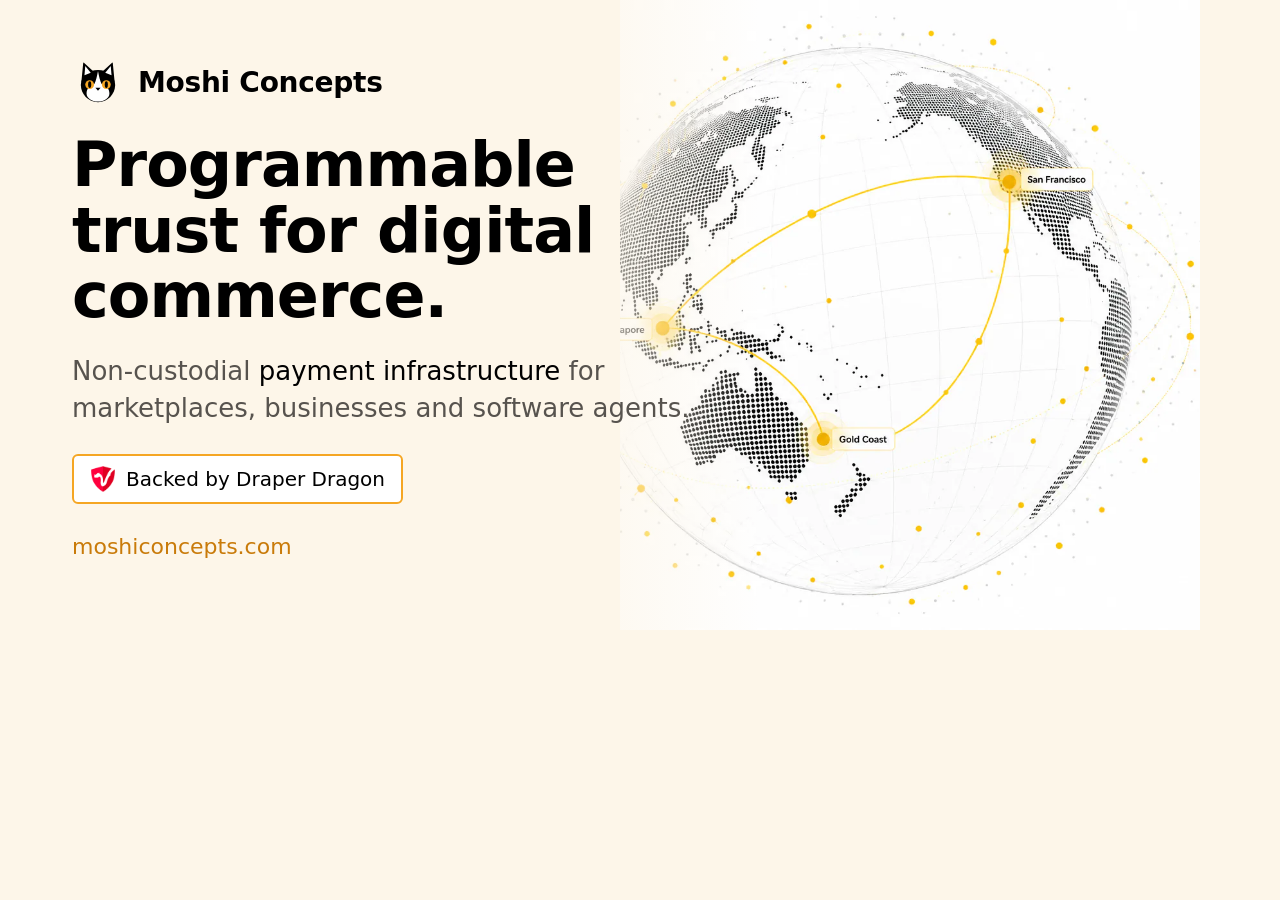
<file: tools/og-card.html>
<!DOCTYPE html>
<html lang="en">
<head>
<meta charset="utf-8">
<title>Moshi Concepts — social card</title>
<!-- 1200x630 Open Graph card. Regenerate: screenshot this file at 1200x630
     (see README "Social card"). Uses the site's own assets and tokens. -->
<style>
  html, body { margin: 0; width: 1200px; height: 630px; overflow: hidden; }
  body { position: relative; background: #FDF6E9; font-family: 'Zen Kaku Gothic New', 'Inter', system-ui, 'DejaVu Sans', sans-serif; color: #000; }
  .globe { position: absolute; right: -40px; top: 0; width: 620px; height: 630px; object-fit: cover; object-position: right center; }
  .fade { position: absolute; left: 520px; top: 0; width: 240px; height: 630px; background: linear-gradient(90deg, #FDF6E9 0%, rgba(253,246,233,0) 100%); }
  .text { position: absolute; left: 72px; top: 56px; width: 620px; display: flex; flex-direction: column; gap: 24px; }
  .brand { display: flex; align-items: center; gap: 14px; }
  .brand svg { width: 52px; height: 52px; }
  .brand span { font-weight: 700; font-size: 28px; letter-spacing: -0.01em; }
  h1 { margin: 0; font-weight: 700; font-size: 62px; line-height: 1.06; letter-spacing: -0.015em; }
  .sub { margin: 0; font-size: 26px; line-height: 1.4; color: #57534E; }
  .sub b { color: #000; font-weight: 500; }
  .chips { display: flex; gap: 12px; margin-top: 4px; }
  .chip { display: inline-flex; align-items: center; gap: 10px; padding: 10px 16px; border: 2px solid #F5A623; border-radius: 6px; font-size: 20px; font-weight: 500; background: #fff; }
  .chip img { width: 26px; height: 26px; object-fit: contain; }
  .url { margin-top: 6px; font-size: 22px; font-weight: 500; color: #C97B0A; }
</style>
</head>
<body>
  <img class="globe" src="../public/assets/hero.webp" alt="">
  <div class="fade"></div>
  <div class="text">
    <div class="brand">
      <svg viewBox="0 0 100 100" aria-hidden="true">
        <path d="M18,50 L21.5,14 Q22,11 24,14 L45,33 Z" fill="#000"/><path d="M82,50 L78.5,14 Q78,11 76,14 L55,33 Z" fill="#000"/>
        <path d="M50,27 C68,27 83,39 83,56 C83,73 69,89 50,89 C31,89 17,73 17,56 C17,39 32,27 50,27 Z" fill="#000"/>
        <path d="M24,37 L25.5,19 L36,32 Z" fill="#fff"/><path d="M76,37 L74.5,19 L64,32 Z" fill="#fff"/>
        <path d="M50,29 C52,40 54,48 57,54 C65,56 72,63 72,72 C72,81 62,87.5 50,87.5 C38,87.5 28,81 28,72 C28,63 35,56 43,54 C46,48 48,40 50,29 Z" fill="#fff"/>
        <path d="M50,67 l-5,-6 h10 Z" fill="#000"/>
        <circle cx="34" cy="55" r="8.5" fill="#F5A623"/><circle cx="66" cy="55" r="8.5" fill="#F5A623"/>
        <ellipse cx="34" cy="55" rx="3" ry="6.5" fill="#000"/><ellipse cx="66" cy="55" rx="3" ry="6.5" fill="#000"/>
      </svg>
      <span>Moshi Concepts</span>
    </div>
    <h1>Programmable trust for digital commerce.</h1>
    <p class="sub">Non-custodial <b>payment infrastructure</b> for marketplaces, businesses and software agents.</p>
    <div class="chips">
      <span class="chip"><img src="../public/assets/draper-dragon.png" alt="">Backed by Draper Dragon</span>
    </div>
    <div class="url">moshiconcepts.com</div>
  </div>
</body>
</html>
</file>
<file: styles.css>
/* ============================================================
   Moshi Concepts — landing page (v2)
   Recreated from the design handoff as one responsive page.
   Mobile-first; desktop styles apply from 960px up.
   ============================================================ */

:root {
  --page-bg: #FFFFFF;
  --ink: #000000;       /* headings */
  --body: #57534E;      /* body text */
  --body-dark: #D6D3D1; /* body text on the dark section */
  --hairline: #E7E5E4;  /* borders */
  --accent: #F5A623;
  --accent-hover: #C97B0A;
  --tint: #FDF6E9;      /* "Who we are" */

  --font-head: 'Zen Kaku Gothic New', system-ui, sans-serif;
  --font-body: 'Inter', system-ui, -apple-system, Segoe UI, Roboto, sans-serif;
}

*, *::before, *::after { box-sizing: border-box; }

html { scroll-behavior: smooth; }

body {
  margin: 0;
  background: var(--page-bg);
  font-family: var(--font-body);
  color: var(--body);
  -webkit-font-smoothing: antialiased;
  text-rendering: optimizeLegibility;
}

img { max-width: 100%; display: block; }

h1, h2, h3 {
  font-family: var(--font-head);
  font-weight: 700;
  color: var(--ink);
  margin: 0;
  text-wrap: pretty;
}
p { margin: 0; text-wrap: pretty; }

a { color: var(--accent-hover); text-decoration: none; }

/* Site canvas: capped at the 1440 artboard width */
.site {
  background: var(--page-bg);
  max-width: 1440px;
  margin: 0 auto;
  display: flex;
  flex-direction: column;
}

/* ===================== Shared pieces ===================== */

/* Eyebrow labels: "RESEARCH / BUILD / ON CARDANO", "01 / OUR FIRST PRODUCT" */
.eyebrow {
  font-size: 12px;
  font-weight: 500;
  letter-spacing: 0.12em;
  text-transform: uppercase;
  color: var(--body);
}
.eyebrow__num { color: var(--accent-hover); }
.eyebrow--accent { color: var(--accent); }

/* Buttons */
.btn {
  display: inline-flex;
  align-items: center;
  gap: 10px;
  background: var(--accent);
  color: var(--ink);
  font-family: var(--font-body);
  font-weight: 500;
  border-radius: 4px;
  white-space: nowrap;
}
.btn:hover { background: var(--accent-hover); color: var(--ink); }
.btn:active { background: var(--accent-hover); color: #FFFFFF; }
.btn--nav { min-height: 44px; padding: 0 16px; font-size: 14px; }
.btn--nav .btn__arrow { display: none; }
.btn--lg { min-height: 48px; padding: 0 24px; font-size: 16px; }
.btn--dark:hover { background: #FFFFFF; color: var(--ink); }

/* Section header: eyebrow + h2 on the left, intro paragraph on the right (desktop) */
.section { border-top: 1px solid var(--hairline); }
.sec-head { display: flex; flex-direction: column; gap: 24px; }
.sec-head__text { display: flex; flex-direction: column; gap: 24px; }
.sec-head h2 { font-size: 30px; line-height: 1.12; }
.sec-head__intro { font-size: 16px; line-height: 1.65; }
.sec-head__intro--desktop { display: none; }

/* ===================== Nav ===================== */
.nav {
  display: flex;
  align-items: center;
  justify-content: space-between;
  padding: 18px 24px;
}
.brand {
  display: flex;
  align-items: center;
  gap: 10px;
  color: var(--ink);
}
.brand__mark { width: 32px; height: 32px; flex: none; }
.brand__word {
  font-family: var(--font-head);
  font-weight: 700;
  font-size: 18px;
  letter-spacing: -0.01em;
}
.nav__right { display: flex; align-items: center; gap: 36px; flex: none; }
.nav__links { display: none; }

/* ===================== Hero ===================== */
.hero {
  display: flex;
  flex-direction: column;
  gap: 20px;
  padding: 40px 24px 0;
  overflow: hidden;
}
.hero__text { display: flex; flex-direction: column; gap: 20px; }
.hero h1 {
  font-size: 40px;
  line-height: 1.08;
  letter-spacing: -0.01em;
}
.lead { font-size: 17px; line-height: 1.6; }
.hero__actions { display: flex; flex-direction: column; gap: 20px; align-items: flex-start; }
.link-underline { display: none; }

.backed {
  display: flex;
  align-items: center;
  gap: 10px;
  font-size: 13px;
  color: var(--body);
}
.backed img { width: 32px; height: 32px; flex: none; object-fit: contain; }

.hero__media { height: 220px; margin-top: 16px; }
/* Globe sits on the right of the artwork with whitespace on the left,
   so anchor the crop right to keep the city labels in frame. */
.hero__media img { width: 100%; height: 100%; object-fit: cover; object-position: right center; }

/* ===================== 01 · Our first product ===================== */
.build {
  display: flex;
  flex-direction: column;
  gap: 24px;
  padding: 56px 24px;
}

.flow { border: 1px solid var(--hairline); background: #FFFFFF; }

/* Steps: stacked rows on mobile, a 4-across row with arrows on desktop */
.flow__steps {
  display: flex;
  flex-direction: column;
  align-items: center;
  gap: 8px;
  padding: 32px 24px;
}
.step { display: flex; align-items: center; gap: 16px; width: 100%; }
/* The step artwork draws its own ring, with a badge overhanging it —
   so show it unclipped rather than masking to a circle. */
.step__icon {
  width: 72px;
  height: 72px;
  flex: none;
  object-fit: contain;
}
.step__text { display: flex; flex-direction: column; gap: 4px; }
.step h3 { font-size: 18px; }
.step p { font-size: 14px; line-height: 1.5; }
.flow__arrow--h { display: none; }
.flow__arrow--v { align-self: flex-start; margin-left: 24px; }

/* Spec strip: 2×2 on mobile, 4 across on desktop */
.flow__specs {
  display: grid;
  grid-template-columns: repeat(2, minmax(0, 1fr));
  border-top: 1px solid var(--hairline);
}
.spec { display: flex; flex-direction: column; gap: 4px; padding: 18px 20px; }
.spec:nth-child(1) { border-right: 1px solid var(--hairline); border-bottom: 1px solid var(--hairline); }
.spec:nth-child(2) { border-bottom: 1px solid var(--hairline); }
.spec:nth-child(3) { border-right: 1px solid var(--hairline); }
.spec__label {
  font-size: 11px;
  font-weight: 500;
  letter-spacing: 0.12em;
  text-transform: uppercase;
}
.spec__value { font-size: 16px; font-weight: 500; color: var(--ink); }
.spec__long { display: none; }

/* ===================== 03 · Where we're looking ===================== */
.look {
  display: flex;
  flex-direction: column;
  gap: 24px;
  padding: 56px 24px;
}
.cards { display: flex; flex-direction: column; gap: 16px; }
.card {
  display: flex;
  flex-direction: column;
  gap: 16px;
  padding: 28px 24px;
  border: 1px solid var(--hairline);
}
.card__top { display: flex; justify-content: space-between; align-items: flex-start; gap: 16px; }
.card__heading { display: flex; flex-direction: column; gap: 8px; }
.card__num { font-size: 13px; font-weight: 500; color: var(--accent-hover); }
.card h3 { font-size: 22px; line-height: 1.2; }
.card__icon { width: 72px; height: 72px; flex: none; object-fit: contain; }
.card p { font-size: 15px; line-height: 1.6; }
.chips { display: flex; flex-wrap: wrap; gap: 8px; }
.chip {
  font-size: 12px;
  padding: 6px 10px;
  border: 1px solid var(--hairline);
  color: var(--ink);
}

/* ===================== 02 · The trust layer ===================== */
.trust {
  display: flex;
  flex-direction: column;
  gap: 32px;
  padding: 56px 24px;
  background: var(--tint);
}
.trust__text { display: flex; flex-direction: column; gap: 24px; }
.trust h2 { font-size: 30px; line-height: 1.12; }
.trust__intro { font-size: 16px; line-height: 1.65; }
.trust__uses { display: none; flex-direction: column; gap: 10px; margin-top: 8px; }
.trust__uses-label {
  font-size: 12px;
  font-weight: 500;
  letter-spacing: 0.12em;
  text-transform: uppercase;
  color: var(--body);
}
.trust__uses-list {
  list-style: none;
  margin: 0;
  padding: 0;
  display: flex;
  flex-direction: column;
  gap: 4px;
  font-size: 16px;
  line-height: 1.6;
  color: var(--body);
}

/* Ecosystem: on mobile a vertical list of use-case cards (icon, title,
   description, arrow chip) in reading order; on desktop the ring diagram —
   black hub, gold orbit, and nodes with pill labels (see the desktop block). */
.eco { display: flex; flex-direction: column; gap: 12px; }
.eco__orbit { display: none; }
.eco__hub {
  display: none;
  width: 140px;
  height: 140px;
  border-radius: 50%;
  background: #000000;
  color: #FFFFFF;
  flex-direction: column;
  align-items: center;
  justify-content: center;
  font-family: var(--font-head);
  font-weight: 700;
  line-height: 1.15;
  text-align: center;
}
.eco__nodes {
  list-style: none;
  margin: 0;
  padding: 0;
  display: flex;
  flex-direction: column;
  gap: 12px;
  width: 100%;
}
.eco__node {
  order: var(--o);
  display: flex;
  align-items: center;
  gap: 16px;
  padding: 16px 18px;
  background: #FFFFFF;
  border-radius: 14px;
  box-shadow: 0 4px 14px rgba(0, 0, 0, 0.06);
}
.eco__icon {
  width: 56px;
  height: 56px;
  flex: none;
  border-radius: 50%;
  background: #FFFFFF;
  border: 1px solid var(--hairline);
  display: flex;
  align-items: center;
  justify-content: center;
  color: var(--ink);
}
.eco__icon svg { width: 26px; height: 26px; }
.eco__text { display: flex; flex-direction: column; gap: 3px; flex: 1; min-width: 0; }
.eco__label {
  font-family: var(--font-head);
  font-weight: 700;
  font-size: 16px;
  line-height: 1.25;
  color: var(--ink);
}
.eco__sub { font-size: 13px; line-height: 1.4; color: var(--body); }
.eco__go {
  width: 28px;
  height: 28px;
  flex: none;
  border-radius: 50%;
  background: var(--accent);
  color: var(--ink);
  display: flex;
  align-items: center;
  justify-content: center;
  font-size: 14px;
  line-height: 1;
}

/* ===================== 04 · Who we are ===================== */
.who {
  display: flex;
  flex-direction: column;
  gap: 24px;
  padding: 56px 24px;
  background: var(--tint);
}
.who__text { display: flex; flex-direction: column; gap: 24px; }
.who h2 { font-size: 30px; line-height: 1.12; }
.who__text p { font-size: 16px; line-height: 1.65; }

.founder { display: flex; gap: 20px; align-items: center; margin-top: 8px; }
.founder__photo {
  width: 140px;
  height: 170px;
  flex: none;
  border-radius: 8px;
  object-fit: cover;
}
.founder__details { display: flex; flex-direction: column; gap: 14px; }
.founder__id { display: flex; flex-direction: column; gap: 2px; }
.founder__name { font-family: var(--font-head); font-weight: 700; font-size: 20px; color: var(--ink); }
.founder__role { font-size: 14px; }
.creds {
  margin: 0;
  padding: 0;
  list-style: none;
  display: flex;
  flex-direction: column;
  gap: 8px;
  font-size: 14px;
  color: var(--ink);
}
.creds li { display: flex; align-items: center; gap: 10px; }
.creds li::before { content: ""; width: 7px; height: 7px; background: var(--accent); flex: none; }

/* ===================== Dark CTA ===================== */
.cta {
  position: relative;
  overflow: hidden;
  display: flex;
  flex-direction: column;
  gap: 32px;
  padding: 56px 24px;
  background: #000000;
  color: #FFFFFF;
}
.cta__text { display: flex; flex-direction: column; gap: 20px; align-items: flex-start; position: relative; z-index: 1; }
.cta__pillars {
  list-style: none;
  margin: 0;
  padding: 0 0 0 24px;
  border-left: 2px solid var(--accent);
  display: flex;
  flex-direction: column;
  gap: 16px;
  position: relative;
  z-index: 1;
  align-self: flex-start;
}
.cta__pillars::before {
  content: "";
  position: absolute;
  left: -6px;
  top: -6px;
  width: 10px;
  height: 10px;
  border-radius: 50%;
  background: var(--accent);
}
.cta__pillar {
  font-size: 12px;
  font-weight: 500;
  letter-spacing: 0.12em;
  text-transform: uppercase;
  color: #FFFFFF;
}
/* Decorative dotted network wave along the bottom of the section */
.cta__wave {
  position: absolute;
  left: 0;
  right: 0;
  bottom: 0;
  width: 100%;
  height: auto;
  pointer-events: none;
  opacity: 0.85;
}
.cta h2 { font-size: 34px; line-height: 1.1; color: #FFFFFF; }
.cta__accent { color: var(--accent); }
.cta p { font-size: 16px; line-height: 1.6; color: var(--body-dark); }

/* ===================== Footer ===================== */
.footer {
  display: flex;
  flex-direction: column;
  gap: 16px;
  padding: 28px 24px;
  border-top: 1px solid var(--hairline);
  font-size: 13px;
}
.footer__brand { display: none; }
.footer__links { display: flex; flex-direction: column; gap: 2px; }
.footer__links a {
  color: var(--ink);
  min-height: 44px;
  display: inline-flex;
  align-items: center;
}
.footer__links a:hover { color: var(--accent-hover); }
.footer__links .footer__mail { color: var(--accent-hover); }
.footer__links .footer__mail:hover { color: var(--ink); }

/* ============================================================
   Desktop — from 960px up (matches the 1440 artboard)
   ============================================================ */
@media (min-width: 960px) {

  .eyebrow { font-size: 13px; }

  /* Nav */
  .nav { padding: 24px 96px; }
  .brand { gap: 12px; }
  .brand__mark { width: 36px; height: 36px; }
  .brand__word { font-size: 20px; }
  .nav__links { display: flex; align-items: center; gap: 36px; font-size: 15px; }
  .nav__links a { color: var(--ink); white-space: nowrap; }
  .nav__links a:hover { color: var(--accent-hover); }
  .btn--nav { min-height: 0; padding: 12px 22px; font-size: 15px; gap: 8px; }
  .btn--nav .btn__arrow { display: inline; }

  /* Hero */
  .hero {
    display: grid;
    grid-template-columns: minmax(0, 1fr) 600px;
    gap: 48px;
    align-items: end;
    padding: 88px 96px 0;
  }
  .hero__text { gap: 28px; padding-bottom: 104px; align-self: center; }
  .hero h1 { font-size: 68px; line-height: 1.06; letter-spacing: -0.015em; }
  .lead { font-size: 21px; line-height: 1.55; max-width: 58ch; }
  .hero__actions { flex-direction: row; align-items: center; gap: 28px; }
  .btn--lg { min-height: 0; padding: 16px 28px; font-size: 17px; }
  .link-underline {
    display: inline;
    font-size: 17px;
    font-weight: 500;
    color: var(--ink);
    border-bottom: 2px solid var(--accent);
    padding-bottom: 2px;
  }
  .link-underline:hover { color: var(--accent-hover); }
  .backed { font-size: 14px; margin-top: 8px; }
  .hero__media { height: 520px; margin-top: 0; }

  /* Section headers */
  .sec-head {
    display: grid;
    grid-template-columns: minmax(0, 7fr) minmax(0, 5fr);
    gap: 64px;
    align-items: end;
  }
  .sec-head__text { gap: 18px; }
  .sec-head h2 { font-size: 44px; }
  .sec-head__intro { font-size: 18px; }
  .sec-head__intro--desktop { display: block; }

  /* 01 · Our first product */
  .build { gap: 48px; padding: 104px 96px; }
  .flow__steps {
    display: grid;
    grid-template-columns: minmax(0, 1fr) 72px minmax(0, 1fr) 72px minmax(0, 1fr) 72px minmax(0, 1fr);
    align-items: start;
    gap: 0;
    padding: 48px 40px 40px;
  }
  .step { flex-direction: column; align-items: center; text-align: center; gap: 8px; width: auto; }
  .step__icon { width: 96px; height: 96px; margin-bottom: 12px; }
  .step h3 { font-size: 20px; }
  .step p { font-size: 15px; }
  .flow__arrow--h { display: block; margin-top: 36px; }
  .flow__arrow--v { display: none; }

  .flow__specs { grid-template-columns: repeat(4, minmax(0, 1fr)); }
  .spec { gap: 6px; padding: 24px 40px; }
  .spec:nth-child(1), .spec:nth-child(2), .spec:nth-child(3) {
    border-right: 1px solid var(--hairline);
    border-bottom: 0;
  }
  .spec__label { font-size: 12px; }
  .spec__value { font-size: 18px; }
  .spec__long { display: inline; }

  /* 02 · Where we're looking */
  .look { gap: 48px; padding: 104px 96px; }
  .cards { display: grid; grid-template-columns: repeat(3, minmax(0, 1fr)); gap: 24px; }
  .card { gap: 20px; padding: 36px 32px; }
  .card__heading { gap: 10px; }
  .card h3 { font-size: 26px; }
  .card__icon { width: 96px; height: 96px; }
  .card p { font-size: 16px; }
  .chips { margin-top: auto; }
  .chip { font-size: 13px; }

  /* 03 · Who we are */
  .who {
    display: grid;
    grid-template-columns: minmax(0, 6fr) minmax(0, 6fr);
    gap: 80px;
    align-items: center;
    padding: 104px 96px;
  }
  .who__text { gap: 18px; }
  .who h2 { font-size: 44px; }
  .who__text p { font-size: 18px; max-width: 56ch; }
  .founder {
    display: grid;
    grid-template-columns: 280px minmax(0, 1fr);
    gap: 32px;
    margin-top: 0;
  }
  .founder__photo { width: 280px; height: 340px; }
  .founder__details { gap: 20px; }
  .founder__id { gap: 4px; }
  .founder__name { font-size: 24px; }
  .founder__role { font-size: 15px; }
  .creds { gap: 12px; font-size: 15px; }
  .creds li { gap: 12px; }
  .creds li::before { width: 8px; height: 8px; }

  /* Dark CTA — text occupies the left 7fr; the optional visual slot is unused */
  .cta {
    display: grid;
    grid-template-columns: minmax(0, 7fr) minmax(0, 5fr);
    gap: 64px;
    align-items: center;
    padding: 104px 96px;
  }
  .cta__text { gap: 24px; }
  .cta h2 { font-size: 52px; line-height: 1.08; }
  .cta p { font-size: 19px; max-width: 52ch; }
  .cta .btn--lg { margin-top: 8px; }


  /* 02 · The trust layer — ring diagram. Sizes are the 780x560 reference
     expressed in cqw (1cqw = 7.8px at full size) so the ring scales with
     its column; node positions are percentages of the box. */
  .trust { gap: 48px; padding: 104px 96px; }
  .trust__text { gap: 18px; max-width: 62ch; }
  .trust h2 { font-size: 44px; }
  .trust__intro { font-size: 18px; }
  .trust__uses { display: flex; margin-top: 32px; gap: 12px; }
  .trust__uses-label { font-size: 13px; }
  .trust__uses-list { font-size: 18px; }

  .eco {
    container-type: inline-size;
    display: block;
    position: relative;
    width: 100%;
    max-width: 780px;
    height: 0;
    padding-bottom: 71.79%; /* 560 / 780 — a definite padding-box height so % top resolves */
    margin: 0 auto;
    gap: 0;
  }
  .eco__orbit {
    display: block;
    position: absolute;
    inset: 0;
    width: 100%;
    height: 100%;
    pointer-events: none;
    transform: translate(calc(var(--px, 0px) * 0.6), calc(var(--py, 0px) * 0.6));
  }
  .eco__hub {
    display: flex;
    position: absolute;
    left: 50%;
    top: 50%;
    width: 23.08cqw;
    height: 23.08cqw;
    transform: translate(-50%, -50%) translate(calc(var(--px, 0px) * 0.35), calc(var(--py, 0px) * 0.35));
    box-shadow: 0 0 0 4.1cqw rgba(255, 255, 255, 0.55);
    gap: 0.77cqw;
    font-size: clamp(14px, 2.31cqw, 18px);
  }
  .eco__hub svg { width: 7.7cqw; height: 7.7cqw; }
  .eco__nodes { position: absolute; inset: 0; display: block; width: auto; gap: 0; }
  /* Nodes sit at precomputed ring positions (% of the box, below) —
     plain percentages rather than a cqw translate, which some browsers
     resolve to zero inside transform. */
  .eco__node {
    order: 0;
    position: absolute;
    width: 9.23cqw;
    height: 9.23cqw;
    padding: 0;
    gap: 0;
    background: none;
    border-radius: 0;
    box-shadow: none;
    /* placement, then the cursor parallax nudge (--px/--py set by eco.js,
       scaled per node by --depth) */
    transform: translate(-50%, -50%)
               translate(calc(var(--px, 0px) * var(--depth, 1)), calc(var(--py, 0px) * var(--depth, 1)));
  }
  /* Ring positions by DOM order (self-contained in the CSS so a stale
     HTML/CSS pairing can never leave the nodes unplaced) */
  .eco__node:nth-child(1) { left: 50.00%; top: 18.57%; --depth: 1.15; }
  .eco__node:nth-child(2) { left: 67.64%; top: 30.40%; --depth: 0.9; }
  .eco__node:nth-child(3) { left: 72.00%; top: 56.99%; --depth: 1.1; }
  .eco__node:nth-child(4) { left: 59.79%; top: 78.32%; --depth: 0.95; }
  .eco__node:nth-child(5) { left: 40.21%; top: 78.32%; --depth: 1.05; }
  .eco__node:nth-child(6) { left: 28.00%; top: 56.99%; --depth: 0.85; }
  .eco__node:nth-child(7) { left: 32.36%; top: 30.40%; --depth: 1.2; }
  .eco__icon { width: 9.23cqw; height: 9.23cqw; border: 0; box-shadow: 0 4px 14px rgba(0, 0, 0, 0.06); }
  .eco__icon svg { width: 3.6cqw; height: 3.6cqw; }
  /* The label pill */
  .eco__text {
    position: absolute;
    display: block;
    flex: none;
    min-width: 0;
    background: #FFFFFF;
    border-radius: 8px;
    box-shadow: 0 4px 14px rgba(0, 0, 0, 0.06);
    padding: clamp(6px, 1.03cqw, 8px) clamp(10px, 1.79cqw, 14px);
    white-space: nowrap;
  }
  .eco__label {
    font-family: var(--font-body);
    font-weight: 500;
    font-size: clamp(12px, 1.79cqw, 14px);
    line-height: 1.3;
  }
  .eco__sub, .eco__go { display: none; }
  .eco__node--below .eco__text { top: 100%; left: 50%; transform: translateX(-50%); margin-top: 1.03cqw; }
  .eco__node--above .eco__text { bottom: 100%; left: 50%; transform: translateX(-50%); margin-bottom: 1.03cqw; }
  .eco__node--right .eco__text { left: 100%; top: 50%; transform: translateY(-50%); margin-left: 1.28cqw; white-space: normal; width: max-content; max-width: 22cqw; }
  .eco__node--left  .eco__text { right: 100%; top: 50%; transform: translateY(-50%); margin-right: 1.28cqw; white-space: normal; width: max-content; max-width: 22cqw; text-align: right; }

  /* Interaction: hover lifts a node with a gold ring; a slow idle float
     gives the ring life. Uses the individual `scale`/`translate` properties
     so hover, float and parallax compose instead of overwriting each other. */
  .eco__node { cursor: default; }
  .eco__icon, .eco__text { transition: scale 0.25s ease, box-shadow 0.25s ease; }
  .eco__node:hover .eco__icon {
    scale: 1.08;
    box-shadow: 0 0 0 2px var(--accent), 0 8px 22px rgba(0, 0, 0, 0.10);
  }
  .eco__node:hover .eco__text { box-shadow: 0 8px 22px rgba(0, 0, 0, 0.10); }
  @media (prefers-reduced-motion: no-preference) {
    .eco__icon { animation: eco-float 6s ease-in-out infinite alternate; }
    .eco__node:nth-child(2) .eco__icon { animation-delay: -1s; }
    .eco__node:nth-child(3) .eco__icon { animation-delay: -2s; }
    .eco__node:nth-child(4) .eco__icon { animation-delay: -3s; }
    .eco__node:nth-child(5) .eco__icon { animation-delay: -4s; }
    .eco__node:nth-child(6) .eco__icon { animation-delay: -5s; }
    .eco__node:nth-child(7) .eco__icon { animation-delay: -1.5s; }
  }

  /* Dark CTA: pillars take the right column; the wave spans the width */
  .cta { gap: 64px; }
  .cta__pillars { align-self: center; gap: 18px; }
  .cta__pillar { font-size: 13px; }

  /* Footer */
  .footer { gap: 24px; padding: 36px 96px; font-size: 14px; }
  .footer__row { display: flex; align-items: center; justify-content: space-between; gap: 32px; }
  .footer__brand { display: flex; align-items: center; gap: 10px; color: var(--ink); }
  .footer__brand span { font-family: var(--font-head); font-weight: 700; font-size: 16px; }
  .footer__links { flex-direction: row; align-items: center; gap: 28px; }
  .footer__links a { min-height: 0; }
}

/* ============================================================
   Wide desktop — from 1200px the trust-layer text sits beside the ring
   ============================================================ */
@media (min-width: 1200px) {
  .trust {
    display: grid;
    grid-template-columns: minmax(0, 5fr) minmax(0, 9fr);
    gap: 48px;
    align-items: center;
  }
  .trust__text { max-width: none; }
}

@keyframes eco-float {
  from { translate: 0 0; }
  to   { translate: 0 -5px; }
}

/* Respect reduced-motion preference */
@media (prefers-reduced-motion: reduce) {
  html { scroll-behavior: auto; }
}
</file>
<file: public/styles.min.css>
@font-face{font-family:'Inter';font-style:normal;font-weight:400 500;font-display:swap;src:url(assets/fonts/inter-var.woff2) format('woff2')}@font-face{font-family:'Zen Kaku Gothic New';font-style:normal;font-weight:700;font-display:swap;src:url(assets/fonts/zen-kaku-700.woff2) format('woff2')} :root{ color-scheme:light dark;--page-bg:#FFFFFF;--surface:#FFFFFF; --ink:#000000; --body:#57534E; --muted:#6B6560; --body-dark:#D6D3D1; --hairline:#E7E5E4; --accent:#F5A623;--accent-rgb:245,166,35; --accent-hover:#9A5A00; --accent-press:#C97B0A; --accent-deep:#9A5A00; --on-accent:#000000; --tint:#FDF6E9; --hub-halo:rgba(255,255,255,0.55); --shadow-rgb:0,0,0;--font-head:'Zen Kaku Gothic New',system-ui,sans-serif;--font-body:'Inter',system-ui,-apple-system,Segoe UI,Roboto,sans-serif} @media (prefers-color-scheme:dark){:root{--page-bg:#0C0A09;--surface:#1C1917;--ink:#FAFAF9;--body:#B4AEA8;--muted:#8E8780;--hairline:#2E2925;--accent-hover:#FFBA4A; --accent-press:#FFBE55; --tint:#17130E;--hub-halo:rgba(23,19,14,0.85);--shadow-rgb:0,0,0}}*,*::before,*::after{box-sizing:border-box}html{scroll-behavior:smooth}body{margin:0;background:var(--page-bg);font-family:var(--font-body);color:var(--body);-webkit-font-smoothing:antialiased;text-rendering:optimizeLegibility}img{max-width:100%;display:block}h1,h2,h3{font-family:var(--font-head);font-weight:700;color:var(--ink);margin:0;text-wrap:pretty}p{margin:0;text-wrap:pretty}a{color:var(--accent-hover);text-decoration:none} .site{background:var(--page-bg);max-width:1440px;margin:0 auto;display:flex;flex-direction:column}  .eyebrow{font-size:12px;font-weight:500;letter-spacing:0.12em;text-transform:uppercase;color:var(--body)}.eyebrow__num{color:var(--accent-hover)}.eyebrow--accent{color:var(--accent)} .btn{display:inline-flex;align-items:center;gap:10px;background:var(--accent);color:var(--on-accent);font-family:var(--font-body);font-weight:500;border-radius:4px; border:0;white-space:nowrap}.btn:hover{background:var(--accent-press);color:var(--on-accent)}.btn:active{background:var(--accent-deep);color:#FFFFFF}.btn--nav{min-height:44px;padding:0 16px;font-size:14px}.btn--nav .btn__arrow{display:none}.btn--lg{min-height:48px;padding:0 24px;font-size:16px}.btn--dark:hover{background:#FFFFFF;color:var(--on-accent)} .section{border-top:1px solid var(--hairline)}.sec-head{display:flex;flex-direction:column;gap:24px}.sec-head__text{display:flex;flex-direction:column;gap:24px}.sec-head h2{font-size:30px;line-height:1.12}.sec-head__intro{font-size:16px;line-height:1.65}.sec-head__intro--desktop{display:none} .nav{display:flex;align-items:center;justify-content:space-between;padding:18px 24px}.brand{display:flex;align-items:center;gap:10px;color:var(--ink)}.brand__mark{width:32px;height:32px;flex:none}.brand__word{font-family:var(--font-head);font-weight:700;font-size:18px;letter-spacing:-0.01em}.nav__right{display:flex;align-items:center;gap:36px;flex:none}.nav__links{display:none} .hero{display:flex;flex-direction:column;gap:20px;padding:40px 24px 0;overflow:hidden}.hero__text{display:flex;flex-direction:column;gap:20px}.hero h1{font-size:40px;line-height:1.08;letter-spacing:-0.01em}.lead{font-size:17px;line-height:1.6}.hero__actions{display:flex;flex-direction:column;gap:20px;align-items:flex-start}.link-underline{display:none}.backed{display:flex;align-items:center;gap:10px;font-size:13px;color:var(--body)} picture{display:contents} picture > source[media]{display:none}.backed img{width:32px;height:32px;flex:none;object-fit:contain} .stage{display:inline-flex;align-items:center;gap:9px;align-self:flex-start;padding:7px 14px 7px 12px;border:1px solid var(--hairline);border-radius:999px;font-size:13px;line-height:1.3;color:var(--body);background:var(--tint)}.stage__dot{width:7px;height:7px;flex:none;border-radius:50%;background:var(--accent)}a.backed:hover{color:var(--accent-hover)} .hero__media{margin-top:16px}.hero__media img{display:block;width:100%;height:auto} .build{display:flex;flex-direction:column;gap:24px;padding:56px 24px}.flow{border:1px solid var(--hairline);background:var(--page-bg)} .flow__steps{display:flex;flex-direction:column;align-items:center;gap:8px;padding:32px 24px}.step{display:flex;align-items:center;gap:16px;width:100%} .step__icon{width:72px;height:72px;flex:none;object-fit:contain}.step__text{display:flex;flex-direction:column;gap:4px}.step h3{font-size:18px}.step p{font-size:14px;line-height:1.5}.flow__arrow--h{display:none}.flow__arrow--v{align-self:flex-start;margin-left:24px} .flow__specs{display:grid;grid-template-columns:repeat(2,minmax(0,1fr));border-top:1px solid var(--hairline)}.spec{display:flex;flex-direction:column;gap:4px;padding:18px 20px}.spec:nth-child(1){border-right:1px solid var(--hairline);border-bottom:1px solid var(--hairline)}.spec:nth-child(2){border-bottom:1px solid var(--hairline)}.spec:nth-child(3){border-right:1px solid var(--hairline)}.spec__label{font-size:11px;font-weight:500;letter-spacing:0.12em;text-transform:uppercase}.spec__value{font-size:16px;font-weight:500;color:var(--ink)}.spec__long{display:none} .build__more{display:flex;flex-direction:column;gap:10px;align-items:flex-start}.build__more-note{font-size:13px;color:var(--body);letter-spacing:0.02em} .nav__ext{display:inline-flex;align-items:center;gap:5px}.nav__ext span{font-size:0.85em;line-height:1} .rail{margin-top:40px}.rail__title{font-family:var(--font-body);font-size:13px;font-weight:500;letter-spacing:0.12em;text-transform:uppercase;color:var(--body)}.rail__steps{list-style:none;margin:20px 0 0;padding:0;display:flex;flex-direction:column;gap:0}.rail__step{position:relative;display:flex;flex-direction:column;gap:4px;justify-content:flex-start;padding:0 0 22px 26px;border-left:1px solid var(--hairline)}.rail__step:last-child{border-left-color:transparent;padding-bottom:0}.rail__dot{position:absolute;left:-5px;top:5px;width:9px;height:9px;border-radius:50%;background:var(--hairline)}.rail__step--now .rail__dot{background:var(--accent);box-shadow:0 0 0 4px rgba(var(--accent-rgb),0.18)}.rail__label{font-size:15px;line-height:1.35;color:var(--body)}.rail__step--now .rail__label{color:var(--ink);font-weight:500}.rail__when{font-size:11px;font-weight:500;letter-spacing:0.1em;text-transform:uppercase;color:var(--muted)}.rail__step--now .rail__when{color:var(--accent-hover)}.rail__note{margin-top:18px;font-size:13px;color:var(--muted)} .notes{display:flex;flex-direction:column;gap:14px;margin-top:8px}.note{padding:18px 20px;border:1px solid var(--hairline);font-size:14px;line-height:1.6;color:var(--body)}.note__label{display:block;margin-bottom:6px;font-size:11px;font-weight:500;letter-spacing:0.12em;text-transform:uppercase;color:var(--ink)} .cta__alt{margin-top:10px;display:inline-flex;align-items:center;gap:6px;align-self:flex-start;color:#FFFFFF;font-size:15px;border-bottom:2px solid var(--accent);padding-bottom:2px}.cta__alt:hover{color:var(--accent)} .look{display:flex;flex-direction:column;gap:24px;padding:56px 24px}.cards{display:flex;flex-direction:column;gap:16px}.card{display:flex;flex-direction:column;gap:16px;padding:28px 24px;border:1px solid var(--hairline)}.card__top{display:flex;justify-content:space-between;align-items:flex-start;gap:16px}.card__heading{display:flex;flex-direction:column;gap:8px}.card__num{font-size:13px;font-weight:500;color:var(--accent-hover)}.card h3{font-size:22px;line-height:1.2}.card__icon{width:72px;height:72px;flex:none;object-fit:contain}.card p{font-size:15px;line-height:1.6}.chips{display:flex;flex-wrap:wrap;gap:8px}.chip{font-size:12px;padding:6px 10px;border:1px solid var(--hairline);color:var(--ink)} @media (hover:hover){.card{transition:border-color 200ms ease,box-shadow 200ms ease,transform 200ms ease}.card:hover{border-color:var(--accent);box-shadow:0 0 0 4px rgba(var(--accent-rgb),0.12),0 12px 32px rgba(var(--accent-rgb),0.20);transform:translateY(-2px)}.chip{transition:border-color 160ms ease,color 160ms ease,background-color 160ms ease}.chip:hover{border-color:var(--accent);background:rgba(var(--accent-rgb),0.10);color:var(--accent-hover)}} @media (prefers-reduced-motion:reduce){.card,.chip{transition:none}.card:hover{transform:none}} .trust{display:flex;flex-direction:column;gap:32px;padding:56px 24px;background:var(--tint)}.trust__text{display:flex;flex-direction:column;gap:24px}.trust h2{font-size:30px;line-height:1.12}.trust__intro{font-size:16px;line-height:1.65}.trust__uses{display:none;flex-direction:column;gap:10px;margin-top:8px}.trust__uses-label{font-size:12px;font-weight:500;letter-spacing:0.12em;text-transform:uppercase;color:var(--body)}.trust__uses-list{list-style:none;margin:0;padding:0;display:flex;flex-direction:column;gap:4px;font-size:16px;line-height:1.6;color:var(--body)} .eco{display:flex;flex-direction:column;gap:12px}.eco__orbit{display:none}.eco__hub{display:none;width:140px;height:140px;border-radius:50%;background:#000000;color:#FFFFFF;flex-direction:column;align-items:center;justify-content:center;font-family:var(--font-head);font-weight:700;line-height:1.15;text-align:center}.eco__nodes{list-style:none;margin:0;padding:0;display:flex;flex-direction:column;gap:12px;width:100%}  .eco__label-mobile{font-size:12px;font-weight:500;letter-spacing:0.12em;text-transform:uppercase;color:var(--body);margin-bottom:4px}.eco__node:nth-child(1){order:1}.eco__node:nth-child(2){order:4}.eco__node:nth-child(3){order:3}.eco__node:nth-child(4){order:7}.eco__node:nth-child(5){order:5}.eco__node:nth-child(6){order:6}.eco__node:nth-child(7){order:2}.eco__node{display:flex;align-items:center;gap:16px;padding:16px 18px;background:var(--surface);border-radius:14px;box-shadow:0 4px 14px rgba(var(--shadow-rgb),0.06)}.eco__icon{width:56px;height:56px;flex:none;border-radius:50%;background:var(--surface);border:1px solid var(--hairline);display:flex;align-items:center;justify-content:center;color:var(--ink)}.eco__icon svg{width:26px;height:26px}.eco__text{display:flex;flex-direction:column;gap:3px;flex:1;min-width:0}.eco__label{font-family:var(--font-head);font-weight:700;font-size:16px;line-height:1.25;color:var(--ink)}.eco__sub{font-size:13px;line-height:1.4;color:var(--body)}.eco__go{width:28px;height:28px;flex:none;border-radius:50%;background:var(--accent);color:var(--on-accent);display:flex;align-items:center;justify-content:center;font-size:14px;line-height:1} .who{display:flex;flex-direction:column;gap:24px;padding:56px 24px;background:var(--tint)}.who__text{display:flex;flex-direction:column;gap:24px}.who h2{font-size:30px;line-height:1.12}.who__text p{font-size:16px;line-height:1.65}.founder{display:flex;gap:20px;align-items:center;margin-top:8px}.founder__photo{width:140px;height:170px;flex:none;border-radius:8px;object-fit:cover}.founder__details{display:flex;flex-direction:column;gap:14px}.founder__id{display:flex;flex-direction:column;gap:2px}.founder__name{font-family:var(--font-head);font-weight:700;font-size:20px;color:var(--ink)}.founder__role{font-size:14px}.creds{margin:0;padding:0;list-style:none;display:flex;flex-direction:column;gap:8px;font-size:14px;color:var(--ink)}.creds li{display:flex;align-items:center;gap:10px}.creds li::before{content:"";width:7px;height:7px;background:var(--accent);flex:none} .cta{position:relative;overflow:hidden;display:flex;flex-direction:column;gap:32px;padding:56px 24px;background:#000000;color:#FFFFFF}.cta__text{display:flex;flex-direction:column;gap:20px;align-items:flex-start;position:relative;z-index:1}.cta__pillars{list-style:none;margin:0;padding:0 0 0 24px;border-left:2px solid var(--accent);display:flex;flex-direction:column;gap:16px;position:relative;z-index:1;align-self:flex-start;margin-top:8px}.cta__pillars::before{content:"";position:absolute;left:-6px;top:-6px;width:10px;height:10px;border-radius:50%;background:var(--accent)}.cta__pillar{font-size:12px;font-weight:500;letter-spacing:0.12em;text-transform:uppercase;color:#FFFFFF} .cta__wave{position:absolute;left:0;right:0;bottom:0;width:100%;height:auto;pointer-events:none;opacity:0.85}.cta h2{font-size:34px;line-height:1.1;color:#FFFFFF}.cta__accent{color:var(--accent)}.cta p{font-size:16px;line-height:1.6;color:var(--body-dark)} .cta__form{position:relative;z-index:1;width:100%;padding:24px;background:#141414; border:1px solid rgba(255,255,255,0.28);border-radius:8px;display:flex;flex-direction:column;gap:16px}.form__row{display:flex;flex-direction:column;gap:16px}.form__field{display:flex;flex-direction:column;gap:8px}.form__label{font-size:12px;font-weight:500;letter-spacing:0.12em;text-transform:uppercase;color:var(--body-dark)}.form__input{width:100%;padding:12px 14px;background:#000000;border:1px solid rgba(255,255,255,0.22);border-radius:4px;color:#FFFFFF;font:inherit;font-size:16px; line-height:1.4}.form__input:focus{outline:none;border-color:var(--accent);box-shadow:0 0 0 3px rgba(245,166,35,0.3)}textarea.form__input{resize:vertical;min-height:140px}.form__hp{position:absolute;left:-9999px;width:1px;height:1px;overflow:hidden}.form__actions{display:flex;flex-direction:column;gap:12px;align-items:flex-start}.form__status{font-size:14px;line-height:1.5;color:var(--body-dark);min-height:1.5em}.form__status--ok,.form__note--ok{color:var(--accent)}.form__status--err,.form__note--err{color:#F87171}.form__note{display:none;font-size:14px;line-height:1.5}.form__note:target{display:block}.btn:disabled{opacity:0.7;cursor:wait} .footer{display:flex;flex-direction:column;gap:16px;padding:28px 24px;border-top:1px solid var(--hairline);font-size:13px}.footer__brand{display:none}.footer__links{display:flex;flex-direction:column;gap:2px}.footer__links a{color:var(--ink);min-height:44px;display:inline-flex;align-items:center}.footer__links a:hover{color:var(--accent-hover)}.footer__backed{align-self:flex-start}.footer__consent{align-self:flex-start;font:inherit;color:var(--body);background:none;border:0;padding:0;cursor:pointer;text-decoration:underline;text-underline-offset:3px}.footer__consent:hover{color:var(--accent-hover)} .reveal{opacity:0;transform:translateY(20px)}.reveal--in{opacity:1;transform:none;transition:opacity 620ms cubic-bezier(0.22,0.61,0.36,1),transform 620ms cubic-bezier(0.22,0.61,0.36,1)} .reveal--d1{transition-delay:70ms}.reveal--d2{transition-delay:140ms}.reveal--d3{transition-delay:210ms}.reveal--d4{transition-delay:280ms}@media (prefers-reduced-motion:reduce){.reveal{opacity:1;transform:none}.reveal--in{transition:none}} @media print{.reveal,.reveal--in{opacity:1;transform:none;transition:none}}  .consent{position:fixed;left:16px;right:16px;bottom:16px;z-index:50;display:flex;flex-direction:column;gap:16px;padding:20px;background:var(--surface);border:1px solid var(--hairline);border-radius:10px;box-shadow:0 12px 40px rgba(0,0,0,0.16)}.consent[hidden]{display:none}.consent__title{font-size:16px;line-height:1.3}.consent p{font-size:14px;line-height:1.55;color:var(--body);margin:8px 0 0}.consent__actions{display:flex;gap:10px} .consent__btn{flex:1;min-height:44px;padding:0 20px;font-size:15px;justify-content:center}.consent__btn--no{background:transparent;border:1px solid var(--ink);color:var(--ink)}.consent__btn--no:hover{background:var(--ink);color:var(--page-bg)}.footer__bottom{display:flex;flex-direction:column;gap:14px}.footer__social{display:flex;align-items:center;gap:4px}.footer__social-label{margin-right:8px}.footer__social a{width:44px;height:44px;display:inline-flex;align-items:center;justify-content:center;color:var(--ink)}.footer__social a:hover{color:var(--accent-hover)}.footer__social svg{width:20px;height:20px} @media (min-width:960px){.eyebrow{font-size:13px} .nav{padding:24px 96px}.brand{gap:12px}.brand__mark{width:36px;height:36px}.brand__word{font-size:20px} .nav__links{display:flex;align-items:center;gap:clamp(20px,2.5vw,36px);font-size:15px}.nav__links a{color:var(--ink);white-space:nowrap}.nav__links a:hover{color:var(--accent-hover)}.btn--nav{min-height:0;padding:12px 22px;font-size:15px;gap:8px}.btn--nav .btn__arrow{display:inline} .hero{display:grid; grid-template-columns:minmax(0,1fr) minmax(0,1fr);gap:48px;align-items:end;padding:88px 96px 0}.hero__text{gap:28px;padding-bottom:104px;align-self:center}.hero h1{font-size:clamp(42px,4.72vw,68px);line-height:1.06;letter-spacing:-0.015em}.lead{font-size:21px;line-height:1.55;max-width:58ch}.hero__actions{flex-direction:row;align-items:center;gap:28px}.btn--lg{min-height:0;padding:16px 28px;font-size:17px}.link-underline{display:inline;font-size:17px;font-weight:500;color:var(--ink);border-bottom:2px solid var(--accent);padding-bottom:2px}.link-underline:hover{color:var(--accent-hover)}.backed{font-size:14px;margin-top:8px}.footer__backed{margin-top:0}.hero__media{margin-top:0;align-self:center;margin-bottom:104px;} .sec-head{display:grid;grid-template-columns:minmax(0,7fr) minmax(0,5fr);gap:64px;align-items:end}.sec-head__text{gap:18px}.sec-head h2{font-size:44px}.sec-head__intro{font-size:18px}.sec-head__intro--desktop{display:block} .build{gap:48px;padding:104px 96px}.flow__steps{display:grid;grid-template-columns:minmax(0,1fr) 72px minmax(0,1fr) 72px minmax(0,1fr) 72px minmax(0,1fr);align-items:start;gap:0;padding:48px 40px 40px}.step{flex-direction:column;align-items:center;text-align:center;gap:8px;width:auto}.step__icon{width:96px;height:96px;margin-bottom:12px}.step h3{font-size:20px}.step p{font-size:15px}.flow__arrow--h{display:block;margin-top:36px}.flow__arrow--v{display:none}.flow__specs{grid-template-columns:repeat(4,minmax(0,1fr))}.spec{gap:6px;padding:24px 40px}.spec:nth-child(1),.spec:nth-child(2),.spec:nth-child(3){border-right:1px solid var(--hairline);border-bottom:0}.spec__label{font-size:12px}.spec__value{font-size:18px}.spec__long{display:inline}.build__more{flex-direction:row;align-items:center;gap:16px}.rail{margin-top:64px}.rail__steps{flex-direction:row;gap:0}.rail__step{flex:1;min-width:0;padding:22px 16px 0 0;border-left:0;border-top:1px solid var(--hairline)}.rail__step:last-child{border-top-color:var(--hairline);padding-right:0}.rail__dot{left:0;top:-5px}.rail__label{font-size:14px;line-height:1.4}.rail__when{margin-top:4px}.notes{flex-direction:row;gap:24px}.note{flex:1;padding:22px 24px} .look{gap:48px;padding:104px 96px}.cards{display:grid;grid-template-columns:repeat(3,minmax(0,1fr));gap:24px}.card{gap:20px;padding:36px 32px}.card__heading{gap:10px}.card h3{font-size:26px}.card__icon{width:96px;height:96px}.card p{font-size:16px}.chips{margin-top:auto}.chip{font-size:13px} .who{display:grid;grid-template-columns:minmax(0,6fr) minmax(0,6fr);gap:80px;align-items:center;padding:104px 96px}.who__text{gap:18px}.who h2{font-size:44px}.who__text p{font-size:18px;max-width:56ch}.founder{display:grid;grid-template-columns:280px minmax(0,1fr);gap:32px;margin-top:0}.founder__photo{width:280px;height:340px}.founder__details{gap:20px}.founder__id{gap:4px}.founder__name{font-size:24px}.founder__role{font-size:15px}.creds{gap:12px;font-size:15px}.creds li{gap:12px}.creds li::before{width:8px;height:8px} .cta{display:grid;grid-template-columns:minmax(0,7fr) minmax(0,5fr);gap:64px;align-items:center;padding:104px 96px}.cta__text{gap:24px}.cta h2{font-size:52px;line-height:1.08}.cta p{font-size:19px;max-width:52ch}.cta .btn--lg{margin-top:8px} .trust{gap:48px;padding:104px 96px}.trust__text{gap:18px;max-width:62ch}.trust h2{font-size:44px}.trust__intro{font-size:18px}.trust__uses{display:flex;margin-top:32px;gap:12px}.trust__uses-label{font-size:13px}.trust__uses-list{font-size:18px}.eco__label-mobile{display:none}.eco{container-type:inline-size;display:block;position:relative;width:100%;max-width:780px;height:0;padding-bottom:71.79%; margin:0 auto;gap:0}.eco__orbit{display:block;position:absolute;inset:0;width:100%;height:100%;pointer-events:none;transform:translate(calc(var(--px,0px) * 0.6),calc(var(--py,0px) * 0.6))}.eco__hub{display:flex;position:absolute;left:50%;top:50%;width:23.08cqw;height:23.08cqw;transform:translate(-50%,-50%) translate(calc(var(--px,0px) * 0.35),calc(var(--py,0px) * 0.35));box-shadow:0 0 0 4.1cqw var(--hub-halo);gap:0.77cqw;font-size:clamp(14px,2.31cqw,18px)}.eco__hub svg{width:7.7cqw;height:7.7cqw}.eco__nodes{position:absolute;inset:0;display:block;width:auto;gap:0} .eco__node{order:0;position:absolute;width:9.23cqw;height:9.23cqw;padding:0;gap:0;background:none;border-radius:0;box-shadow:none; transform:translate(-50%,-50%) translate(calc(var(--px,0px) * var(--depth,1)),calc(var(--py,0px) * var(--depth,1)))} .eco__node:nth-child(1){left:50.00%;top:18.57%;--depth:1.15}.eco__node:nth-child(2){left:67.64%;top:30.40%;--depth:0.9}.eco__node:nth-child(3){left:72.00%;top:56.99%;--depth:1.1}.eco__node:nth-child(4){left:59.79%;top:78.32%;--depth:0.95}.eco__node:nth-child(5){left:40.21%;top:78.32%;--depth:1.05}.eco__node:nth-child(6){left:28.00%;top:56.99%;--depth:0.85}.eco__node:nth-child(7){left:32.36%;top:30.40%;--depth:1.2}.eco__icon{width:9.23cqw;height:9.23cqw;border:0;box-shadow:0 4px 14px rgba(0,0,0,0.06)}.eco__icon svg{width:3.6cqw;height:3.6cqw} .eco__text{position:absolute;display:block;flex:none;min-width:0;background:var(--surface);border-radius:8px;box-shadow:0 4px 14px rgba(var(--shadow-rgb),0.06);padding:clamp(6px,1.03cqw,8px) clamp(10px,1.79cqw,14px);white-space:nowrap}.eco__label{font-family:var(--font-body);font-weight:500;font-size:clamp(12px,1.79cqw,14px);line-height:1.3}.eco__sub,.eco__go{display:none}.eco__node--below .eco__text{top:100%;left:50%;transform:translateX(-50%);margin-top:1.03cqw}.eco__node--above .eco__text{bottom:100%;left:50%;transform:translateX(-50%);margin-bottom:1.03cqw}.eco__node--right .eco__text{left:100%;top:50%;transform:translateY(-50%);margin-left:1.28cqw;white-space:normal;width:max-content;max-width:22cqw}.eco__node--left .eco__text{right:100%;top:50%;transform:translateY(-50%);margin-right:1.28cqw;white-space:normal;width:max-content;max-width:22cqw;text-align:right} .eco__node{cursor:default}.eco__icon,.eco__text{transition:scale 0.25s ease,box-shadow 0.25s ease}.eco__node:hover .eco__icon{scale:1.08;box-shadow:0 0 0 2px var(--accent),0 8px 22px rgba(0,0,0,0.10)}.eco__node:hover .eco__text{box-shadow:0 8px 22px rgba(0,0,0,0.10)}@media (prefers-reduced-motion:no-preference){.eco__icon{animation:eco-float 6s ease-in-out infinite alternate}.eco__node:nth-child(2) .eco__icon{animation-delay:-1s}.eco__node:nth-child(3) .eco__icon{animation-delay:-2s}.eco__node:nth-child(4) .eco__icon{animation-delay:-3s}.eco__node:nth-child(5) .eco__icon{animation-delay:-4s}.eco__node:nth-child(6) .eco__icon{animation-delay:-5s}.eco__node:nth-child(7) .eco__icon{animation-delay:-1.5s}} .cta{gap:64px}.cta__pillars{gap:18px}.cta__form{align-self:center;padding:28px}.form__row{flex-direction:row}.form__row .form__field{flex:1;min-width:0}.cta__pillar{font-size:13px} .footer{gap:24px;padding:36px 96px;font-size:14px}.footer__row{display:flex;align-items:center;justify-content:space-between;gap:32px}.footer__brand{display:flex;align-items:center;gap:10px;color:var(--ink)}.footer__brand span{font-family:var(--font-head);font-weight:700;font-size:16px}.footer__links{flex-direction:row;align-items:center;gap:28px}.footer__links a{min-height:0}.footer__bottom{flex-direction:row;align-items:center;justify-content:space-between}.footer__legal{order:1}.footer__social a{width:36px;height:36px}.footer__legal{flex:1}.footer__consent{order:2;align-self:auto}.footer__social{order:3}.consent{left:auto;right:24px;bottom:24px;max-width:420px;padding:24px}.consent__btn{flex:none}} @media (min-width:1200px){.trust{display:grid;grid-template-columns:minmax(0,5fr) minmax(0,9fr);gap:48px;align-items:center}.trust__text{max-width:none}.rail{grid-column:1 / -1}}@keyframes eco-float{from{translate:0 0}to{translate:0 -5px}} @media (prefers-reduced-motion:reduce){html{scroll-behavior:auto}}
</file>
